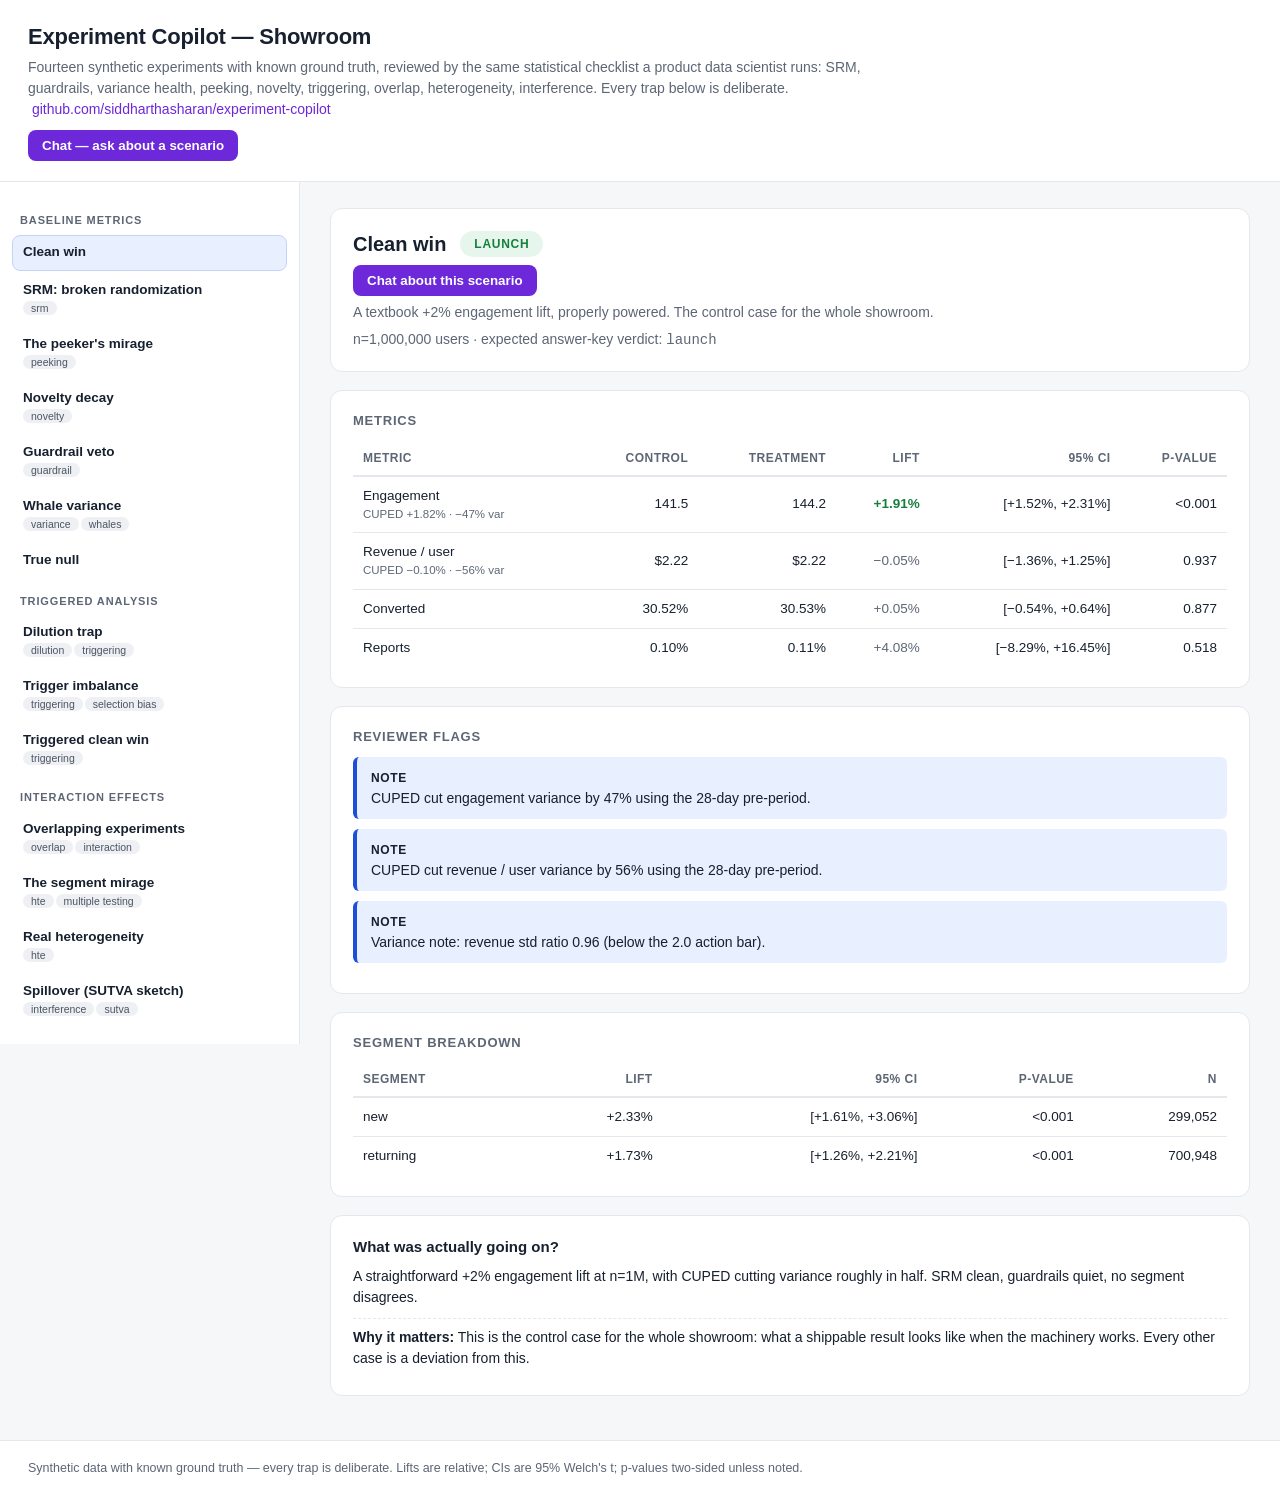
<file: docs/index.html>
<!DOCTYPE html>
<html lang="en">
<head>
<meta charset="utf-8">
<meta name="viewport" content="width=device-width, initial-scale=1">
<title>Experiment Copilot — Showroom</title>
<style>
:root{
  --bg:#f6f7f9; --card:#ffffff; --ink:#17202e; --muted:#5d6675; --line:#e4e7ec;
  --green:#15803d; --green-bg:#e7f6ec; --red:#b91c1c; --red-bg:#fdeaea;
  --amber:#b45309; --amber-bg:#fef3dc; --gray:#4b5563; --gray-bg:#eef0f3;
  --info:#1d4ed8; --info-bg:#e8effe; --accent:#6d28d9;
}
*{box-sizing:border-box}
body{margin:0;background:var(--bg);color:var(--ink);
  font-family:-apple-system,BlinkMacSystemFont,"Segoe UI",Roboto,Helvetica,Arial,sans-serif;
  font-size:14px;line-height:1.5}
header.top{background:#fff;border-bottom:1px solid var(--line);padding:20px 28px}
header.top h1{margin:0;font-size:22px;letter-spacing:-.01em}
header.top p{margin:4px 0 0;color:var(--muted);max-width:900px}
header.top a{color:var(--accent);text-decoration:none}
.layout{display:flex;max-width:1320px;margin:0 auto;align-items:flex-start}
aside{width:300px;flex:none;background:#fff;border-right:1px solid var(--line);
  min-height:calc(100vh - 140px);padding:16px 12px;position:sticky;top:0;
  max-height:calc(100vh - 0px);overflow-y:auto}
.track-label{font-size:11px;text-transform:uppercase;letter-spacing:.08em;
  color:var(--muted);margin:14px 8px 6px;font-weight:700}
.case-btn{display:block;width:100%;text-align:left;background:none;border:1px solid transparent;
  border-radius:8px;padding:8px 10px;margin:2px 0;cursor:pointer;color:var(--ink)}
.case-btn:hover{background:var(--bg)}
.case-btn.active{background:var(--info-bg);border-color:#c3d4fb}
.case-btn .t{font-weight:600;font-size:13.5px}
.case-btn .tags{margin-top:3px}
.tag{display:inline-block;font-size:10.5px;background:var(--gray-bg);color:var(--gray);
  border-radius:20px;padding:1px 8px;margin:1px 2px 1px 0}
main{flex:1;padding:26px 30px;min-width:0}
.card{background:var(--card);border:1px solid var(--line);border-radius:12px;
  padding:20px 22px;margin-bottom:18px}
.case-head{display:flex;align-items:center;gap:14px;flex-wrap:wrap;margin-bottom:4px}
.case-head h2{margin:0;font-size:20px}
.badge{font-size:12px;font-weight:700;letter-spacing:.06em;border-radius:20px;padding:4px 14px}
.badge.LAUNCH{background:var(--green-bg);color:var(--green)}
.badge.DONT_LAUNCH{background:var(--red-bg);color:var(--red)}
.badge.INCONCLUSIVE{background:var(--amber-bg);color:var(--amber)}
.badge.INVALID{background:var(--gray-bg);color:var(--gray)}
.desc{color:var(--muted);margin:6px 0 0}
table{width:100%;border-collapse:collapse;font-size:13.5px}
th{text-align:left;color:var(--muted);font-weight:600;font-size:12px;
  text-transform:uppercase;letter-spacing:.04em;padding:8px 10px;border-bottom:2px solid var(--line)}
td{padding:9px 10px;border-bottom:1px solid var(--line)}
td.num,th.num{text-align:right;font-variant-numeric:tabular-nums;white-space:nowrap}
tr:last-child td{border-bottom:none}
.lift-pos{color:var(--green);font-weight:600}
.lift-neg{color:var(--red);font-weight:600}
.lift-null{color:var(--muted)}
.flag{border-left:4px solid;border-radius:6px;padding:10px 14px;margin:10px 0;background:#fff}
.flag.warn{border-color:var(--amber);background:var(--amber-bg)}
.flag.veto{border-color:var(--red);background:var(--red-bg)}
.flag.info{border-color:var(--info);background:var(--info-bg)}
.flag .k{font-weight:700;font-size:12px;text-transform:uppercase;letter-spacing:.05em}
.segbar-row{display:flex;align-items:center;gap:10px;margin:7px 0;font-size:13px}
.segbar-name{width:170px;flex:none;overflow:hidden;text-overflow:ellipsis;white-space:nowrap}
.segbar-track{flex:1;height:14px;background:var(--gray-bg);border-radius:4px;position:relative}
.segbar-zero{position:absolute;left:50%;top:0;bottom:0;width:1px;background:#9aa1ad}
.segbar-fill{position:absolute;top:0;bottom:0;border-radius:4px}
.segbar-fill.pos{background:var(--green)}
.segbar-fill.neg{background:var(--red)}
.segbar-fill.survivor{outline:2px solid var(--accent);outline-offset:1px}
.segbar-val{width:120px;flex:none;text-align:right;font-variant-numeric:tabular-nums}
.reveal h3{margin:0 0 8px;font-size:15px}
.reveal p{margin:6px 0}
.reveal .why{border-top:1px dashed var(--line);padding-top:8px;margin-top:10px}
.kv{display:grid;grid-template-columns:220px 1fr;gap:4px 12px;font-size:13px;margin-top:8px}
.kv dt{color:var(--muted)}
.kv dd{margin:0;font-variant-numeric:tabular-nums}
footer{border-top:1px solid var(--line);padding:18px 28px;color:var(--muted);
  font-size:12.5px;background:#fff}
h3.sec{font-size:13px;text-transform:uppercase;letter-spacing:.06em;color:var(--muted);margin:0 0 10px}

.chat-open-btn{background:var(--accent);color:#fff;border:none;border-radius:8px;padding:8px 14px;cursor:pointer;font-weight:600}
body.chat-only .layout, body.chat-only footer{display:none}
#chatview{display:none;flex-direction:column;height:100vh;background:#fff}
body.chat-only #chatview{display:flex}
.chat-head{display:flex;align-items:center;gap:10px;flex-wrap:wrap;padding:14px 20px;border-bottom:1px solid var(--line)}
.chat-head strong{font-size:16px}
.chat-head .hint{color:var(--muted);font-size:12.5px}
.chat-head button{margin-left:auto;background:#fff;border:1px solid var(--line);border-radius:8px;padding:6px 12px;cursor:pointer}
.chat-head button + button{margin-left:0}
#chatlog{flex:1;overflow-y:auto;padding:20px;max-width:900px;width:100%;margin:0 auto}
.bubble{border:1px solid var(--line);border-radius:12px;padding:12px 16px;margin:10px 0;background:#fff}
.bubble.user{background:var(--info-bg);border-color:#c3d4fb;margin-left:60px}
.bubble.assistant{margin-right:60px}
.chips{display:flex;flex-wrap:wrap;gap:6px;margin:6px 0 14px}
.chips button{background:var(--bg);border:1px solid var(--line);border-radius:20px;padding:5px 12px;cursor:pointer}
.chat-input-row{border-top:1px solid var(--line);padding:12px 16px;display:flex;gap:8px}
.chat-input-row input{flex:1;border:1px solid var(--line);border-radius:8px;padding:10px 12px;font-size:14px}
.chat-input-row button{background:var(--accent);color:#fff;border:none;border-radius:8px;padding:10px 18px;cursor:pointer;font-weight:600}
@media(max-width:900px){.layout{flex-direction:column}aside{width:100%;position:static;max-height:none}}
</style>
</head>
<body>
<header class="top">
  <h1>Experiment Copilot — Showroom</h1>
  <p>Fourteen synthetic experiments with known ground truth, reviewed by the same statistical
  checklist a product data scientist runs: SRM, guardrails, variance health, peeking, novelty,
  triggering, overlap, heterogeneity, interference. Every trap below is deliberate.
  &nbsp;<a href="https://github.com/siddharthasharan/experiment-copilot">github.com/siddharthasharan/experiment-copilot</a></p>
  <div style="margin-top:10px"><button id="openchat" class="chat-open-btn">Chat &mdash; ask about a scenario</button></div>
</header>
<div class="layout">
  <aside id="sidebar"></aside>
  <main id="main"></main>
</div>
<div id="chatview">
  <div class="chat-head"><strong>Experiment Copilot chat &mdash; multi-turn assistant</strong>
  <span class="hint">Deterministic: answers come from the scorecard data and the methodology corpus, never invented.</span>
  <button id="chatnew">New chat</button><button id="chatback">Show scorecard</button></div>
  <div id="chatlog"></div>
  <div class="chat-input-row"><input id="chatq" placeholder="Ask about a scenario, e.g. Review the whale trap"><button id="chatsend">Send</button></div>
</div>
<footer>Synthetic data with known ground truth — every trap is deliberate. Lifts are relative;
CIs are 95% Welch's t; p-values two-sided unless noted.</footer>
<script>
"use strict";
const DATA = {"generated_at":"2026-10-30T20:31:41.651490+00:00","n_scenarios":14,"verdict_legend":{"LAUNCH":"Ship it \u2014 significant positive effect, no blockers.","DONT_LAUNCH":"Don't ship \u2014 no credible positive effect, or a guardrail veto.","INCONCLUSIVE":"Can't decide \u2014 a trap fired; investigate before any call.","INVALID":"Throw it out \u2014 randomization itself is broken."},"scenarios":[{"id":"clean_win","track":"baseline","title":"Clean win","description":"A textbook +2% engagement lift, properly powered. The control case for the whole showroom.","trap_tags":[],"verdict":"LAUNCH","expected_verdict_raw":"launch","verdict_match":true,"n_users":1000000,"metrics":[{"name":"engagement","display_name":"Engagement","unit":"number","control_mean":141.4715956740127,"treatment_mean":144.1790030850955,"lift_pct":1.9137462882099543,"ci_low_pct":1.5165801084314559,"ci_high_pct":2.310912467988453,"p_value":3.591910546918881e-21,"significant":true,"cuped_lift_pct":1.8244526003273154,"cuped_variance_reduction":0.46628660177225567},{"name":"revenue","display_name":"Revenue / user","unit":"currency","control_mean":2.223592147576725,"treatment_mean":2.2224228544683196,"lift_pct":-0.052585772515873486,"ci_low_pct":-1.356387581074976,"ci_high_pct":1.251216036043229,"p_value":0.9369923735664808,"significant":false,"cuped_lift_pct":-0.09680247336769011,"cuped_variance_reduction":0.5611046420386057},{"name":"converted","display_name":"Converted","unit":"rate","control_mean":0.3051910291534528,"treatment_mean":0.30533309046216917,"lift_pct":0.046548323884358735,"ci_low_pct":-0.544951172329546,"ci_high_pct":0.6380478200982636,"p_value":0.877420180006464,"significant":false},{"name":"reports","display_name":"Reports","unit":"rate","control_mean":0.0010231385173683758,"treatment_mean":0.0010648966429733836,"lift_pct":4.081375580738982,"ci_low_pct":-8.291635735944611,"ci_high_pct":16.454386897422577,"p_value":0.5179449136109123,"significant":false}],"flags":[{"severity":"info","text":"CUPED cut engagement variance by 47% using the 28-day pre-period."},{"severity":"info","text":"CUPED cut revenue / user variance by 56% using the 28-day pre-period."},{"severity":"info","text":"Variance note: revenue std ratio 0.96 (below the 2.0 action bar)."}],"segments":[{"segment":"new","lift_pct":2.334696391592015,"ci_low_pct":1.6076267126252246,"ci_high_pct":3.0617660705588055,"p_value":3.104665627542982e-10,"bh_survivor":null,"n":299052},{"segment":"returning","lift_pct":1.7343151964507402,"ci_low_pct":1.260153167733269,"ci_high_pct":2.208477225168211,"p_value":7.569892281860042e-13,"bh_survivor":null,"n":700948}],"details":{},"trap_reveal":{"what_happened":"A straightforward +2% engagement lift at n=1M, with CUPED cutting variance roughly in half. SRM clean, guardrails quiet, no segment disagrees.","why_it_matters":"This is the control case for the whole showroom: what a shippable result looks like when the machinery works. Every other case is a deviation from this."}},{"id":"srm_trap","track":"baseline","title":"SRM: broken randomization","description":"The split came out 55/45 instead of 50/50. Nothing downstream can be trusted.","trap_tags":["srm"],"verdict":"INVALID","expected_verdict_raw":"invalid","verdict_match":true,"n_users":1000000,"metrics":[{"name":"engagement","display_name":"Engagement","unit":"number","control_mean":141.61142906753636,"treatment_mean":144.37959284942386,"lift_pct":1.9547601490324067,"ci_low_pct":1.5575933192246534,"ci_high_pct":2.3519269788401598,"p_value":5.098493257351868e-22,"significant":true,"cuped_lift_pct":2.106017602472928,"cuped_variance_reduction":0.4655233332044172},{"name":"revenue","display_name":"Revenue / user","unit":"currency","control_mean":2.237147392337852,"treatment_mean":2.238024478751472,"lift_pct":0.03920557119409391,"ci_low_pct":-1.3542807933339607,"ci_high_pct":1.4326919357221481,"p_value":0.9560242163884458,"significant":false,"cuped_lift_pct":-0.09089041286435454,"cuped_variance_reduction":0.5258089524603704},{"name":"converted","display_name":"Converted","unit":"rate","control_mean":0.30584222222222224,"treatment_mean":0.30611818181818184,"lift_pct":0.09022939800610574,"ci_low_pct":-0.5033668367634886,"ci_high_pct":0.6838256327757,"p_value":0.7657611976894865,"significant":false},{"name":"reports","display_name":"Reports","unit":"rate","control_mean":0.0009711111111111111,"treatment_mean":0.0010436363636363636,"lift_pct":7.468275431662155,"ci_low_pct":-5.37827210117308,"ci_high_pct":20.31482296449739,"p_value":0.25452973010322616,"significant":false}],"flags":[{"severity":"veto","text":"SRM DETECTED (p=0, split 0.550 vs 0.500). Randomization is broken \u2014 do not trust any lift estimate."},{"severity":"info","text":"CUPED cut engagement variance by 47% using the 28-day pre-period."},{"severity":"info","text":"CUPED cut revenue / user variance by 53% using the 28-day pre-period."},{"severity":"veto","text":"GUARDRAIL BREACH: reports up +31.4% on treatment (paired daily t-test, one-sided p=4.31e-05). Safety regressions veto the launch regardless of the primary metric."},{"severity":"info","text":"Variance note: revenue std ratio 1.04 (below the 2.0 action bar)."}],"segments":[{"segment":"new","lift_pct":2.0558712338162657,"ci_low_pct":1.3317408794012224,"ci_high_pct":2.780001588231309,"p_value":2.6307967484584015e-08,"bh_survivor":null,"n":299588},{"segment":"returning","lift_pct":1.9116050025445357,"ci_low_pct":1.4366214551776264,"ci_high_pct":2.386588549911445,"p_value":3.0744904182900307e-15,"bh_survivor":null,"n":700412}],"details":{},"trap_reveal":{"what_happened":"The split came out 55/45 instead of 50/50 (\u03c7\u00b2 p\u22481e-111). Something broke upstream \u2014 assignment logging, bot traffic, or a triggered-analysis bug.","why_it_matters":"SRM invalidates everything downstream. No lift estimate, however significant, can be trusted until randomization is fixed. Check this first, always."}},{"id":"peeking_trap","track":"baseline","title":"The peeker's mirage","description":"Significant in the early cohort, gone in the full sample: interim looks without correction.","trap_tags":["peeking"],"verdict":"INCONCLUSIVE","expected_verdict_raw":"inconclusive","verdict_match":true,"n_users":1000000,"metrics":[{"name":"engagement","display_name":"Engagement","unit":"number","control_mean":141.61469849434914,"treatment_mean":141.147106446048,"lift_pct":-0.33018609881077177,"ci_low_pct":-0.7214985319178294,"ci_high_pct":0.0611263342962858,"p_value":0.09816787601209195,"significant":false,"cuped_lift_pct":-0.2739334468639305,"cuped_variance_reduction":0.46522950799334417},{"name":"revenue","display_name":"Revenue / user","unit":"currency","control_mean":2.235545272935787,"treatment_mean":2.2130552298542616,"lift_pct":-1.0060204708800524,"ci_low_pct":-2.3944917760304962,"ci_high_pct":0.3824508342703914,"p_value":0.15557926402811664,"significant":false,"cuped_lift_pct":0.22619596491692973,"cuped_variance_reduction":0.573304782070107},{"name":"converted","display_name":"Converted","unit":"rate","control_mean":0.3070682734138308,"treatment_mean":0.30481696030575245,"lift_pct":-0.7331636977827075,"ci_low_pct":-1.3214121479374608,"ci_high_pct":-0.14491524762795432,"p_value":0.014573786221838683,"significant":true},{"name":"reports","display_name":"Reports","unit":"rate","control_mean":0.0010625822950977135,"treatment_mean":0.0010234391553428721,"lift_pct":-3.6837748883479926,"ci_low_pct":-15.591710275401475,"ci_high_pct":8.22416049870549,"p_value":0.5442993254708902,"significant":false}],"flags":[{"severity":"info","text":"CUPED cut engagement variance by 47% using the 28-day pre-period."},{"severity":"info","text":"CUPED cut revenue / user variance by 57% using the 28-day pre-period."},{"severity":"info","text":"Variance note: revenue std ratio 0.96 (below the 2.0 action bar)."},{"severity":"warn","text":"PEEKING WARNING: the early-enrollee cohort looked significant (+3.3%, p=8.51e-16) but the full sample is not (p=0.0982). Interim looks without sequential correction invalidate the p-value."}],"segments":[{"segment":"new","lift_pct":-0.23194578167300217,"ci_low_pct":-0.9427697349692038,"ci_high_pct":0.47887817162319934,"p_value":0.5224659084192405,"bh_survivor":null,"n":299199},{"segment":"returning","lift_pct":-0.371970517998031,"ci_low_pct":-0.8406889350053145,"ci_high_pct":0.09674789900925244,"p_value":0.11984851717282108,"bh_survivor":null,"n":700801}],"details":{},"trap_reveal":{"what_happened":"Users enrolled in the first week showed a significant lift that washed out in the full 28-day sample. A daily peeker would have shipped it early.","why_it_matters":"Interim looks without sequential correction inflate the false-positive rate. This is what 'p<0.05' means after ten uncorrected peeks."}},{"id":"novelty_decay_trap","track":"baseline","title":"Novelty decay","description":"A hot launch window that fades \u2014 the headline average overstates steady state.","trap_tags":["novelty"],"verdict":"INCONCLUSIVE","expected_verdict_raw":"inconclusive","verdict_match":true,"n_users":1000000,"metrics":[{"name":"engagement","display_name":"Engagement","unit":"number","control_mean":141.49813565504172,"treatment_mean":143.5944565741519,"lift_pct":1.4815184026316814,"ci_low_pct":1.0871604422354255,"ci_high_pct":1.8758763630279376,"p_value":1.797250888163154e-13,"significant":true,"cuped_lift_pct":1.4563813988499,"cuped_variance_reduction":0.4655464028779196},{"name":"revenue","display_name":"Revenue / user","unit":"currency","control_mean":2.2248462198165053,"treatment_mean":2.21691138076869,"lift_pct":-0.35664662919802886,"ci_low_pct":-1.6908953385872987,"ci_high_pct":0.9776020801912408,"p_value":0.6003469092160922,"significant":false,"cuped_lift_pct":0.25034792459836597,"cuped_variance_reduction":0.5180035572467541},{"name":"converted","display_name":"Converted","unit":"rate","control_mean":0.3064680216580089,"treatment_mean":0.3062258218809351,"lift_pct":-0.07902937988879837,"ci_low_pct":-0.6686488902850387,"ci_high_pct":0.5105901305074421,"p_value":0.7927794126141353,"significant":false},{"name":"reports","display_name":"Reports","unit":"rate","control_mean":0.0009653763668670039,"treatment_mean":0.0009626218537175015,"lift_pct":-0.2853304932709063,"ci_low_pct":-12.886508881207071,"ci_high_pct":12.315847894665259,"p_value":0.9646016471900716,"significant":false}],"flags":[{"severity":"info","text":"CUPED cut engagement variance by 47% using the 28-day pre-period."},{"severity":"info","text":"CUPED cut revenue / user variance by 52% using the 28-day pre-period."},{"severity":"info","text":"Variance note: revenue std ratio 0.95 (below the 2.0 action bar)."},{"severity":"warn","text":"NOVELTY WARNING: lift was +2.9% for recently-enrolled users but +1.0% for the long-exposure cohort (heterogeneity p=0.00117). The headline average overstates steady state."}],"segments":[{"segment":"new","lift_pct":1.3490913612918605,"ci_low_pct":0.6269133198942299,"ci_high_pct":2.071269402689491,"p_value":0.0002508859342121442,"bh_survivor":null,"n":299570},{"segment":"returning","lift_pct":1.5382028544991597,"ci_low_pct":1.067464024157759,"ci_high_pct":2.0089416848405603,"p_value":1.509988200262543e-10,"bh_survivor":null,"n":700430}],"details":{},"trap_reveal":{"what_happened":"The lift was concentrated in recently-enrolled users still inside the novelty window; the long-exposure cohort showed ~null, and the early-vs-late difference is itself significant.","why_it_matters":"Novelty effects decay. Launching on the full-period average ships a transient \u2014 extend past the novelty window before deciding."}},{"id":"guardrail_violation_trap","track":"baseline","title":"Guardrail veto","description":"Engagement is up \u2014 but user reports are up ~35%. Safety vetoes the launch.","trap_tags":["guardrail"],"verdict":"DONT_LAUNCH","expected_verdict_raw":"don't launch","verdict_match":true,"n_users":1000000,"metrics":[{"name":"engagement","display_name":"Engagement","unit":"number","control_mean":141.3333631642082,"treatment_mean":144.21637509682222,"lift_pct":2.039866502903764,"ci_low_pct":1.6451495124972717,"ci_high_pct":2.4345834933102566,"p_value":4.121329439847146e-24,"significant":true,"cuped_lift_pct":1.920242361063596,"cuped_variance_reduction":0.46246474030177864},{"name":"revenue","display_name":"Revenue / user","unit":"currency","control_mean":2.2018677635838184,"treatment_mean":2.233521119049396,"lift_pct":1.4375684130121398,"ci_low_pct":0.11704450408223169,"ci_high_pct":2.7580923219420477,"p_value":0.03286858990198242,"significant":true,"cuped_lift_pct":1.2779256469862688,"cuped_variance_reduction":0.5078564272327619},{"name":"converted","display_name":"Converted","unit":"rate","control_mean":0.3061605563033467,"treatment_mean":0.3080101589132847,"lift_pct":0.6041283149830023,"ci_low_pct":0.013520265288704267,"ci_high_pct":1.1947363646773004,"p_value":0.044981052075982686,"significant":true},{"name":"reports","display_name":"Reports","unit":"rate","control_mean":0.0009106631465009366,"treatment_mean":0.001412072923051039,"lift_pct":55.05985154628047,"ci_low_pct":40.397239682586395,"ci_high_pct":69.72246340997454,"p_value":1.841847811212987e-13,"significant":true}],"flags":[{"severity":"info","text":"CUPED cut engagement variance by 46% using the 28-day pre-period."},{"severity":"info","text":"CUPED cut revenue / user variance by 51% using the 28-day pre-period."},{"severity":"veto","text":"GUARDRAIL BREACH: reports up +54.6% on treatment (paired daily t-test, one-sided p=7.54e-08). Safety regressions veto the launch regardless of the primary metric."},{"severity":"info","text":"Variance note: revenue std ratio 1.05 (below the 2.0 action bar)."}],"segments":[{"segment":"new","lift_pct":1.8827458359430373,"ci_low_pct":1.1635140213489998,"ci_high_pct":2.601977650537075,"p_value":2.889182013302187e-07,"bh_survivor":null,"n":299654},{"segment":"returning","lift_pct":2.1068653208782906,"ci_low_pct":1.6346933095073637,"ci_high_pct":2.579037332249218,"p_value":2.224776535323107e-18,"bh_survivor":null,"n":700346}],"details":{},"trap_reveal":{"what_happened":"Engagement rose significantly \u2014 but user reports rose ~35% on treatment (paired daily test, one-sided). The guardrail veto fired.","why_it_matters":"Safety regressions aren't tradable against primary-metric wins. This is the veto working as designed: don't launch, fix the harm."}},{"id":"whale_variance_trap","track":"baseline","title":"Whale variance","description":"A significant revenue 'win' driven entirely by 625 whale users. The mean is fragile.","trap_tags":["variance","whales"],"verdict":"INCONCLUSIVE","expected_verdict_raw":"inconclusive","verdict_match":true,"n_users":1000000,"metrics":[{"name":"engagement","display_name":"Engagement","unit":"number","control_mean":141.0112611175505,"treatment_mean":141.54738392224104,"lift_pct":0.38019857452633515,"ci_low_pct":-0.014047101210543417,"ci_high_pct":0.7744442502632136,"p_value":0.05874058114149083,"significant":false,"cuped_lift_pct":0.10198227156996591,"cuped_variance_reduction":0.46281740422212025},{"name":"revenue","display_name":"Revenue / user","unit":"currency","control_mean":2.2151162937096616,"treatment_mean":3.05090709431288,"lift_pct":37.73123799308601,"ci_low_pct":34.44226859298477,"ci_high_pct":41.02020739318727,"p_value":6.5122906646022895e-112,"significant":true,"cuped_lift_pct":37.243704436579954,"cuped_variance_reduction":0.2129502405521042},{"name":"converted","display_name":"Converted","unit":"rate","control_mean":0.3051982018634723,"treatment_mean":0.30703597923514936,"lift_pct":0.6021586498400067,"ci_low_pct":0.010211031546176,"ci_high_pct":1.1941062681338372,"p_value":0.046176858549845955,"significant":true},{"name":"reports","display_name":"Reports","unit":"rate","control_mean":0.0009179074116013075,"treatment_mean":0.0010258682457852583,"lift_pct":11.7616257173053,"ci_low_pct":-1.5445221185606612,"ci_high_pct":25.067773553171264,"p_value":0.08319170939709906,"significant":false}],"flags":[{"severity":"info","text":"CUPED cut engagement variance by 46% using the 28-day pre-period."},{"severity":"info","text":"CUPED cut revenue / user variance by 21% using the 28-day pre-period."},{"severity":"warn","text":"VARIANCE WARNING: treatment revenue std is 3.4x control's (0.62% of treatment beyond 5 SD). The mean is fragile \u2014 investigate whales/outliers before any launch decision."}],"segments":[{"segment":"new","lift_pct":0.02077833371515817,"ci_low_pct":-0.7005172904089003,"ci_high_pct":0.7420739578392167,"p_value":0.9549747358288548,"bh_survivor":null,"n":299809},{"segment":"returning","lift_pct":0.534730689001452,"ci_low_pct":0.06394812112655533,"ci_high_pct":1.0055132568763487,"p_value":0.026001311016409533,"bh_survivor":null,"n":700191}],"details":{},"trap_reveal":{"what_happened":"Revenue shows a significant lift, but 625 whale users ($400\u2013800 tier, 0.125% of the treatment arm) in treatment drive all of it \u2014 treatment std is ~3\u00d7 control's while the median user is untouched.","why_it_matters":"The mean is fragile: a handful of outliers, not a real effect. Same headline as a win, opposite decision. Heavy-tailed metrics need variance health checks, not just t-tests."}},{"id":"null_result","track":"baseline","title":"True null","description":"No effect. A well-powered no \u2014 not an underpowered maybe.","trap_tags":[],"verdict":"DONT_LAUNCH","expected_verdict_raw":"don't launch","verdict_match":true,"n_users":1000000,"metrics":[{"name":"engagement","display_name":"Engagement","unit":"number","control_mean":141.53742034464437,"treatment_mean":141.51565277718362,"lift_pct":-0.015379372753687408,"ci_low_pct":-0.4077300731400901,"ci_high_pct":0.3769713276327153,"p_value":0.9387613368744606,"significant":false,"cuped_lift_pct":-0.03598096329011014,"cuped_variance_reduction":0.4647953583952009},{"name":"revenue","display_name":"Revenue / user","unit":"currency","control_mean":2.213279188659221,"treatment_mean":2.228168085738107,"lift_pct":0.6727075894977974,"ci_low_pct":-0.6994375185067905,"ci_high_pct":2.0448526975023853,"p_value":0.3366063444601444,"significant":false,"cuped_lift_pct":0.2787050588933797,"cuped_variance_reduction":0.4950760930854182},{"name":"converted","display_name":"Converted","unit":"rate","control_mean":0.3062647569340052,"treatment_mean":0.3077260807612327,"lift_pct":0.4771439723776031,"ci_low_pct":-0.11321459757830743,"ci_high_pct":1.0675025423335138,"p_value":0.11317161879455143,"significant":false},{"name":"reports","display_name":"Reports","unit":"rate","control_mean":0.0010242164042989028,"treatment_mean":0.0009080350122335267,"lift_pct":-11.343441832969345,"ci_low_pct":-23.234560982844926,"ci_high_pct":0.5476773169062384,"p_value":0.061526495498280154,"significant":false}],"flags":[{"severity":"info","text":"CUPED cut engagement variance by 46% using the 28-day pre-period."},{"severity":"info","text":"CUPED cut revenue / user variance by 50% using the 28-day pre-period."},{"severity":"info","text":"Variance note: revenue std ratio 1.02 (below the 2.0 action bar)."}],"segments":[{"segment":"new","lift_pct":-0.2913569960622168,"ci_low_pct":-1.0070425498057576,"ci_high_pct":0.4243285576813238,"p_value":0.4249242720970616,"bh_survivor":null,"n":299698},{"segment":"returning","lift_pct":0.1030268261852439,"ci_low_pct":-0.36610723534274037,"ci_high_pct":0.5721608877132283,"p_value":0.6668832512381854,"bh_survivor":null,"n":700302}],"details":{},"trap_reveal":{"what_happened":"True lift is zero and the confidence interval sits tightly around null. This is a well-powered no, not an underpowered maybe.","why_it_matters":"Don't-launch is a decision too. A clean null closes the idea without burning another cycle \u2014 and without inventing a story about the data."}},{"id":"dilution_trap","track":"triggered","title":"Dilution trap","description":"A real +2.5% effect on triggered users that ITT can't see (\u03c4\u224815%).","trap_tags":["dilution","triggering"],"verdict":"LAUNCH","expected_verdict_raw":"launch","verdict_match":true,"n_users":1000000,"metrics":[{"name":"engagement_itt","display_name":"Engagement \u2014 ITT (all randomized)","unit":"number","control_mean":141.39489290585342,"treatment_mean":141.81710834764962,"lift_pct":0.2986072786075279,"ci_low_pct":-0.0938509696212133,"ci_high_pct":0.6910655268362691,"p_value":0.1358916006574798,"significant":false},{"name":"engagement_cace","display_name":"Engagement \u2014 CACE (triggered only)","unit":"number","control_mean":140.6614708908868,"treatment_mean":142.90449818490933,"lift_pct":1.594628066816171,"ci_low_pct":0.593053767024398,"ci_high_pct":2.5962023666079443,"p_value":0.0018056246150234098,"significant":true},{"name":"engagement_cace_cuped","display_name":"Engagement \u2014 CACE + CUPED","unit":"number","control_mean":140.57416895468066,"treatment_mean":142.9921096983225,"lift_pct":1.7200462656986177,"ci_low_pct":0.9856024042929916,"ci_high_pct":2.4544901271042434,"p_value":4.43145397915657e-06,"significant":true}],"flags":[{"severity":"info","text":"Trigger rates balanced (15.0% vs 15.0%, p=0.67) \u2014 triggered contrasts are valid."},{"severity":"info","text":"Dilution check: ITT +0.30% vs CACE +1.59% (\u03c4\u22480.15; ITT \u2248 \u03c4\u00d7CACE as theory predicts)."}],"segments":[],"details":{"trigger_rate_control":0.15044516612540595,"trigger_rate_treatment":0.15013860395296472,"triggered_n":150292},"trap_reveal":{"what_happened":"A true +2.5% lift exists on triggered users only (\u03c4\u224815%). ITT over everyone randomized is diluted to ~+0.4% and misses significance most of the time; the direct CACE contrast is significant.","why_it_matters":"Analyzing the wrong population buries real effects. ITT answers the rollout question ('what if we ship to everyone'), CACE answers the product question ('does it work where it applies') \u2014 know which you're asking."}},{"id":"trigger_imbalance_trap","track":"triggered","title":"Trigger imbalance","description":"Treatment changes who triggers \u2014 triggered-only analysis is selection-biased.","trap_tags":["triggering","selection bias"],"verdict":"INCONCLUSIVE","expected_verdict_raw":"inconclusive","verdict_match":true,"n_users":1000000,"metrics":[{"name":"engagement_itt","display_name":"Engagement \u2014 ITT (all randomized)","unit":"number","control_mean":141.70299534706663,"treatment_mean":142.39630274168647,"lift_pct":0.4892679882466495,"ci_low_pct":0.09584796879975328,"ci_high_pct":0.8826880076935458,"p_value":0.014790687079241973,"significant":true},{"name":"engagement_cace","display_name":"Engagement \u2014 CACE (triggered only)","unit":"number","control_mean":176.87923631414387,"treatment_mean":173.2443426851944,"lift_pct":-2.0550143163744603,"ci_low_pct":-2.8534348461662935,"ci_high_pct":-1.256593786582628,"p_value":4.546532396833547e-07,"significant":true},{"name":"engagement_cace_cuped","display_name":"Engagement \u2014 CACE + CUPED","unit":"number","control_mean":173.73681622947302,"treatment_mean":175.76661065993818,"lift_pct":1.1683156595802873,"ci_low_pct":0.564767084064614,"ci_high_pct":1.7718642350959608,"p_value":0.0001482749218005238,"significant":true}],"flags":[{"severity":"warn","text":"TRIGGER IMBALANCE: treatment shifted trigger rates (20.0% control vs 24.9% treatment, p=0). Triggered-only contrasts are selection-biased \u2014 fall back to ITT."},{"severity":"info","text":"Dilution check: ITT +0.49% vs CACE -2.06% (\u03c4\u22480.25; ITT \u2248 \u03c4\u00d7CACE as theory predicts)."}],"segments":[],"details":{"trigger_rate_control":0.20019975940800758,"trigger_rate_treatment":0.24902527782829303,"triggered_n":224632},"trap_reveal":{"what_happened":"Treatment itself boosted triggering by ~5pp, and triggering correlates with engagement. The triggered-only contrast is selection-biased \u2014 it even flips sign (\u22122.1% vs a true +2.0%).","why_it_matters":"Conditioning on a post-treatment variable breaks randomization. When the trigger-balance check fires, the triggered analysis is invalid \u2014 fall back to ITT."}},{"id":"triggered_clean_win","track":"triggered","title":"Triggered clean win","description":"Balanced triggering; CACE and ITT agree, dilution math exact.","trap_tags":["triggering"],"verdict":"LAUNCH","expected_verdict_raw":"launch","verdict_match":true,"n_users":1000000,"metrics":[{"name":"engagement_itt","display_name":"Engagement \u2014 ITT (all randomized)","unit":"number","control_mean":141.3658655421408,"treatment_mean":142.8389644499251,"lift_pct":1.0420471038994756,"ci_low_pct":0.6484138588301473,"ci_high_pct":1.4356803489688037,"p_value":2.1200367623495684e-07,"significant":true},{"name":"engagement_cace","display_name":"Engagement \u2014 CACE (triggered only)","unit":"number","control_mean":141.27068130777158,"treatment_mean":144.82358505189376,"lift_pct":2.514961852829065,"ci_low_pct":1.9544287732852907,"ci_high_pct":3.0754949323728393,"p_value":1.4495721153330451e-18,"significant":true},{"name":"engagement_cace_cuped","display_name":"Engagement \u2014 CACE + CUPED","unit":"number","control_mean":141.29442891761067,"treatment_mean":144.79990385887876,"lift_pct":2.4809718034333446,"ci_low_pct":2.0700126110959616,"ci_high_pct":2.8919309957707275,"p_value":2.681386834955713e-32,"significant":true}],"flags":[{"severity":"info","text":"Trigger rates balanced (50.1% vs 50.2%, p=0.49) \u2014 triggered contrasts are valid."},{"severity":"info","text":"Dilution check: ITT +1.04% vs CACE +2.51% (\u03c4\u22480.50; ITT \u2248 \u03c4\u00d7CACE as theory predicts)."}],"segments":[],"details":{"trigger_rate_control":0.5009586825819984,"trigger_rate_treatment":0.5016488260358625,"triggered_n":501304},"trap_reveal":{"what_happened":"Trigger rate 50%, balanced across arms. CACE is +2.5% and significant; ITT lands at \u2248 \u03c4\u00d7CACE, exactly as theory predicts.","why_it_matters":"The sanity case: when triggering is clean, both analyses agree and the dilution math is exact. This is what 'no trap' looks like under triggering."}},{"id":"overlap_trap","track":"interaction","title":"Overlapping experiments","description":"A concurrent experiment B flips A's effect: +2% vs \u22120.5%. The pooled average misleads.","trap_tags":["overlap","interaction"],"verdict":"INCONCLUSIVE","expected_verdict_raw":"inconclusive \u2014 flag overlap, report stratified","verdict_match":true,"n_users":1000000,"metrics":[{"name":"a_in_b0","display_name":"Engagement \u2014 A | B=control","unit":"number","control_mean":142.03439575215444,"treatment_mean":144.25565506839956,"lift_pct":1.5638883134484916,"ci_low_pct":1.0061969857778323,"ci_high_pct":2.121579641119151,"p_value":3.88293898671787e-08,"significant":true},{"name":"a_in_b1","display_name":"Engagement \u2014 A | B=treatment","unit":"number","control_mean":141.92077068720195,"treatment_mean":140.67103372656902,"lift_pct":-0.8805877776603901,"ci_low_pct":-1.4303006108491945,"ci_high_pct":-0.33087494447158583,"p_value":0.0016914009229311111,"significant":true},{"name":"a_pooled","display_name":"Engagement \u2014 pooled (misleading)","unit":"number","control_mean":141.97758208433126,"treatment_mean":142.4662933035565,"lift_pct":0.3442171729160516,"ci_low_pct":-0.04734488471931779,"ci_high_pct":0.7357792305514209,"p_value":0.08489222732885501,"significant":false}],"flags":[{"severity":"warn","text":"A\u00d7B interaction p=9.45e-10: A lifts +1.6% when B=control but -0.9% when B=treatment. The pooled +0.3% is misleading \u2014 report stratified, do not ship on the average."}],"segments":[],"details":{"interaction_p":9.45064027035869e-10,"interaction_lift_pp":-2.4444760911088816,"b_rate_in_a0":0.5000099920463311,"b_rate_in_a1":0.4991773451667527},"trap_reveal":{"what_happened":"A concurrent experiment B was running: A lifts engagement +2% when B=control but \u22120.5% when B=treatment. The pooled +0.75% average is significant on some seeds \u2014 and meaningless on all of them.","why_it_matters":"In a matrixed program no experiment runs alone. Ship the pooled average and you ship harm to half your users. Stratify, don't average."}},{"id":"hte_mirage_trap","track":"interaction","title":"The segment mirage","description":"One segment 'wins' at p<0.05 by chance across 12 segments \u2014 FDR says otherwise.","trap_tags":["hte","multiple testing"],"verdict":"LAUNCH","expected_verdict_raw":"no credible heterogeneity","verdict_match":true,"n_users":1000000,"metrics":[{"name":"engagement","display_name":"Engagement (overall)","unit":"number","control_mean":141.44061544339067,"treatment_mean":143.85662505442164,"lift_pct":1.708144158915896,"ci_low_pct":1.3122075992591427,"ci_high_pct":2.104080718572649,"p_value":2.7787714041999135e-17,"significant":true}],"flags":[{"severity":"info","text":"BH-FDR (q=0.10) rejected every nominal segment hit \u2014 the 'winning segment' was multiple-testing noise."}],"segments":[{"segment":"BR|android","lift_pct":0.8749581017994529,"ci_low_pct":-0.9429324253348597,"ci_high_pct":2.6928486289337656,"p_value":0.35947717956593084,"bh_survivor":false,"n":47440},{"segment":"BR|ios","lift_pct":1.428499951933257,"ci_low_pct":-0.34763285152407486,"ci_high_pct":3.2046327553905893,"p_value":0.7547283217933711,"bh_survivor":false,"n":47228},{"segment":"BR|web","lift_pct":-0.31490201381068617,"ci_low_pct":-4.0749518693739555,"ci_high_pct":3.4451478417525836,"p_value":0.2898153425139465,"bh_survivor":false,"n":10544},{"segment":"IN|android","lift_pct":1.810029723155547,"ci_low_pct":0.39491665900427914,"ci_high_pct":3.2251427873068144,"p_value":0.8789753932396862,"bh_survivor":false,"n":78829},{"segment":"IN|ios","lift_pct":3.600004739351042,"ci_low_pct":2.161415608885117,"ci_high_pct":5.0385938698169666,"p_value":0.007225720273870362,"bh_survivor":true,"n":78655},{"segment":"IN|web","lift_pct":1.7921069713886997,"ci_low_pct":-1.147052670541386,"ci_high_pct":4.731266613318786,"p_value":0.9529754468334823,"bh_survivor":false,"n":17443},{"segment":"US|android","lift_pct":0.9329965942285275,"ci_low_pct":-0.17206652234066838,"ci_high_pct":2.038059710797723,"p_value":0.1427516667209705,"bh_survivor":false,"n":126111},{"segment":"US|ios","lift_pct":1.967476463581888,"ci_low_pct":0.8497462210744584,"ci_high_pct":3.085206706089318,"p_value":0.6219128874448971,"bh_survivor":false,"n":125795},{"segment":"US|web","lift_pct":0.7479744235508093,"ci_low_pct":-1.6347993731128396,"ci_high_pct":3.1307482202144583,"p_value":0.4249377989697787,"bh_survivor":false,"n":28082},{"segment":"new","lift_pct":1.6352907220010136,"ci_low_pct":0.9135457155900528,"ci_high_pct":2.357035728411974,"p_value":0.8221986539024426,"bh_survivor":false,"n":300077},{"segment":"other|android","lift_pct":3.433792278898893,"ci_low_pct":1.8436367298483876,"ci_high_pct":5.0239478279493985,"p_value":0.027749385430530626,"bh_survivor":false,"n":62962},{"segment":"other|ios","lift_pct":0.6437816385864514,"ci_low_pct":-0.9473085692012554,"ci_high_pct":2.2348718463741584,"p_value":0.17731840013395428,"bh_survivor":false,"n":62979},{"segment":"other|web","lift_pct":1.245237853479876,"ci_low_pct":-2.1516494071473105,"ci_high_pct":4.6421251141070625,"p_value":0.7896221256534244,"bh_survivor":false,"n":13855}],"details":{"cochran_q_p":0.12332360289298383,"n_bh_survivors":1},"trap_reveal":{"what_happened":"The true effect is a homogeneous +2% across 12 segments. One segment hit nominal p<0.05 by pure chance \u2014 Benjamini-Hochberg rejected it, and Cochran's Q stayed quiet.","why_it_matters":"With 12 segments, a 'winning segment' appears ~half the time under the null. FDR control is what separates discovery from noise. Never ship a segment story without it."}},{"id":"hte_real","track":"interaction","title":"Real heterogeneity","description":"New users truly respond +4% vs +1% elsewhere \u2014 and it survives FDR.","trap_tags":["hte"],"verdict":"LAUNCH","expected_verdict_raw":"credible heterogeneity \u2014 decide per segment","verdict_match":true,"n_users":1000000,"metrics":[{"name":"engagement","display_name":"Engagement (overall)","unit":"number","control_mean":141.50844519932207,"treatment_mean":143.62229409773238,"lift_pct":1.4937969924217904,"ci_low_pct":1.098751751389882,"ci_high_pct":1.888842233453699,"p_value":1.2518171174955173e-13,"significant":true}],"flags":[{"severity":"warn","text":"Cochran's Q=53.4 on 12 df (p=3.49e-07): lifts differ across segments \u2014 decide per segment, not on the average."},{"severity":"warn","text":"Credible heterogeneity: US|web, new, other|web survive BH-FDR \u2014 decide per segment, not on the average."}],"segments":[{"segment":"BR|android","lift_pct":0.8200928504977919,"ci_low_pct":-0.982417955730356,"ci_high_pct":2.6226036567259396,"p_value":0.4671507299225379,"bh_survivor":false,"n":47289},{"segment":"BR|ios","lift_pct":0.9860264480583922,"ci_low_pct":-0.8581006991990849,"ci_high_pct":2.830153595315869,"p_value":0.59655134050506,"bh_survivor":false,"n":47122},{"segment":"BR|web","lift_pct":-0.8325379189077797,"ci_low_pct":-4.658262429224187,"ci_high_pct":2.9931865914086275,"p_value":0.2351154293035298,"bh_survivor":false,"n":10706},{"segment":"IN|android","lift_pct":1.1972521393238316,"ci_low_pct":-0.21748678435005758,"ci_high_pct":2.6119910629977205,"p_value":0.6912349491176544,"bh_survivor":false,"n":78103},{"segment":"IN|ios","lift_pct":0.3104388946755948,"ci_low_pct":-1.0887687362214966,"ci_high_pct":1.709646525572686,"p_value":0.08972188333039255,"bh_survivor":false,"n":78462},{"segment":"IN|web","lift_pct":1.4809216971836159,"ci_low_pct":-1.4916448362665469,"ci_high_pct":4.453488230633779,"p_value":0.9955512028061562,"bh_survivor":false,"n":17438},{"segment":"US|android","lift_pct":1.380527705737612,"ci_low_pct":0.26207271156088896,"ci_high_pct":2.498982699914335,"p_value":0.8631640041791515,"bh_survivor":false,"n":126342},{"segment":"US|ios","lift_pct":0.5618851746996464,"ci_low_pct":-0.5378680412795869,"ci_high_pct":1.6616383906788794,"p_value":0.08203490411201342,"bh_survivor":false,"n":126088},{"segment":"US|web","lift_pct":-2.5221467176479844,"ci_low_pct":-4.8540764411003146,"ci_high_pct":-0.19021699419565313,"p_value":0.0006573527457831574,"bh_survivor":true,"n":27837},{"segment":"new","lift_pct":3.416258126049876,"ci_low_pct":2.6896011477894666,"ci_high_pct":4.142915104310284,"p_value":4.2141512501814304e-10,"bh_survivor":true,"n":300563},{"segment":"other|android","lift_pct":0.5729745922567867,"ci_low_pct":-0.9774009795772612,"ci_high_pct":2.1233501640908345,"p_value":0.2395787555934945,"bh_survivor":false,"n":63170},{"segment":"other|ios","lift_pct":1.096620797948035,"ci_low_pct":-0.47325360038219627,"ci_high_pct":2.6664951962782664,"p_value":0.6277216641701473,"bh_survivor":false,"n":62872},{"segment":"other|web","lift_pct":-2.491613367647881,"ci_low_pct":-5.802386577209816,"ci_high_pct":0.8191598419140538,"p_value":0.018094202667948922,"bh_survivor":true,"n":14008}],"details":{"cochran_q_p":3.4940303350605717e-07,"n_bh_survivors":3},"trap_reveal":{"what_happened":"New users truly respond +4% while everyone else sees +1% \u2014 and the 'new' cell survives BH-FDR. The overall +2% is real; the average just hides the story.","why_it_matters":"Credible heterogeneity changes the rollout: ship to everyone, but expect \u2014 and separately measure \u2014 different returns by segment. This is what a real segment win looks like."}},{"id":"interference_sketch","track":"interaction","title":"Spillover (SUTVA sketch)","description":"Outcomes leak across cluster-mates; naive SEs understate uncertainty ~1.3\u00d7.","trap_tags":["interference","sutva"],"verdict":"INCONCLUSIVE","expected_verdict_raw":"SUTVA risk flagged \u2014 treat SEs as understated","verdict_match":true,"n_users":1000000,"metrics":[{"name":"engagement","display_name":"Engagement","unit":"number","control_mean":141.00221353849517,"treatment_mean":144.2921696917751,"lift_pct":2.3332656067712882,"ci_low_pct":1.9364225601621907,"ci_high_pct":2.7301086533803858,"p_value":1.0059859171028222e-30,"significant":true}],"flags":[{"severity":"warn","text":"cluster-robust SE is 1.29x the naive i.i.d. SE: outcomes are correlated within clusters \u2014 SUTVA is at risk and the naive p-value overstates precision."}],"segments":[],"details":{"naive_se":0.2854934104822757,"cluster_se":0.36773926287006825,"se_ratio":1.2880831899022012,"n_clusters":2000},"trap_reveal":{"what_happened":"Users sit in 2,000 clusters and outcomes spill over onto cluster-mates. The naive i.i.d. SE understates uncertainty by ~1.3\u00d7; the cluster-robust SE is wider and the SUTVA flag fires.","why_it_matters":"SUTVA violations are invisible to standard tests \u2014 the p-value looks fine while the precision is a lie. On social surfaces, always ask who else the treatment touched."}}]};
const CORPUS = [{"id":"srm","title":"Sample Ratio Mismatch (SRM)","summary":"Sample Ratio Mismatch means the observed split between control and treatment differs significantly from the designed allocation (for example 48/52 instead of 50/50). It is detected with a chi-square goodness-of-fit test on the arm counts. SRM does not bias the point estimate by itself, but it is a smoke alarm: it signals something broken upstream \u2014 sticky bucketing bugs, bot traffic filtered unevenly, triggered-analysis joins dropping users asymmetrically, or an overlapping launch interfering with assignment. Rule of thumb: any SRM with p < 0.001 deserves investigation before reading any metric. A single SRM check at 50/50 has a 0.1% false-positive rate, so repeated SRM hits across many segments usually mean a real bug, not bad luck.","key_points":["Detect with a chi-square goodness-of-fit test of observed arm counts against the designed ratio","SRM is a smoke alarm, not a bias per se \u2014 it signals broken randomization machinery upstream","Common root causes, in rough likelihood order: bucketing/assignment bugs, bot traffic, triggered-analysis joins, overlapping launches","Investigate at p < 0.001 before reading any metric; do not ship on an SRM-positive readout"],"interview_angle":"The classic 'you see 51/49, what do you do?' Interviewers want: run the chi-square test, refuse to read metrics until it is resolved, and enumerate root causes in likelihood order. Bonus: explain why SRM invalidates the readout even though the point estimate looks fine.","citations":["Fabijan, A. et al. (2019). Diagnosing Sample Ratio Mismatch in Online Controlled Experiments: A Taxonomy and Rules of Thumb for Practitioners. KDD.","Kohavi, R., Tang, D., Xu, Y. (2020). Trustworthy Online Controlled Experiments. Cambridge University Press, Ch. 3."],"related_scenarios":["srm_trap"],"keywords":["sample ratio mismatch","srm","chi-square","chi square","randomization","allocation","bucketing","split","arm counts","designed ratio","design","experiment design"]},{"id":"peeking","title":"Peeking and sequential testing","summary":"Peeking means checking results repeatedly and stopping the moment p < 0.05. Under the null, a fixed-horizon test rejects 5% of the time; peek 10 times and the real false-positive rate climbs toward 15-20%. A p-value is only valid for a pre-committed sample size and analysis plan. Fixes: pre-commit the runtime via power analysis, use sequential methods such as always-valid p-values / confidence sequences, or apply alpha-spending corrections. In practice the cheapest defense is process: agree the runtime and the decision rule before launch, and treat interim looks as diagnostic, never decisive.","key_points":["Repeated interim testing inflates the Type I error rate well above the nominal alpha","p-values assume a fixed horizon and a pre-committed analysis; peeking voids the guarantee","Remedies: pre-committed runtime, sequential methods (always-valid inference), alpha spending","Process fix: agree runtime and decision rule before launch; interim looks are diagnostic only"],"interview_angle":"The canonical 'why not stop when it first goes significant?' They want the Type I inflation mechanism stated quantitatively, plus the process fix (pre-committed runtime). Mentioning always-valid p-values signals senior-level depth.","citations":["Johari, R., Pekelis, L., Walsh, D. (2017). Always Valid Inference: Bringing Sequential Analysis to A/B Testing. arXiv:1512.04922.","Kohavi, R., Tang, D., Xu, Y. (2020). Trustworthy Online Controlled Experiments. Cambridge University Press."],"related_scenarios":["peeking_trap"],"keywords":["peeking","peeker","mirage","sequential testing","interim analysis","always-valid","alpha spending","early stopping","early enrollees","p-value","stop when significant","repeated testing"]},{"id":"novelty","title":"Novelty and primacy effects","summary":"Novelty effects: users react to change itself, not the feature \u2014 clicking a new button because it is new. Primacy is the mirror image for altered or removed familiar elements. Both decay over days to weeks, so short experiments overstate the effect. Diagnosis: split results by enrollment cohort or by days since exposure; a treatment effect concentrated in early cohorts that fades with tenure is novelty, not product value. Remedy: run long enough for the effect to stabilize, or model the decay explicitly. For launch decisions, the steady-state effect is what matters, not the week-one spike.","key_points":["Novelty is a reaction to change itself; primacy is its mirror image for altered familiar elements","Effects decay over days to weeks, so short experiments overstate them","Diagnose with enrollment-cohort or days-since-exposure splits; fading early-cohort effects spell novelty","Launch on the steady-state effect: run longer or model the decay"],"interview_angle":"'Treatment wins in week 1 but fades by week 3 \u2014 ship it?' They want: novelty vs real effect distinguished by cohort splits, and the discipline not to ship a week-one spike.","citations":["Hohnhold, H., O'Brien, D., Tang, D. (2015). Focusing on the Long-term: It's Good for Users and Business. KDD.","Kohavi, R., Tang, D., Xu, Y. (2020). Trustworthy Online Controlled Experiments. Cambridge University Press."],"related_scenarios":["novelty_decay_trap"],"keywords":["novelty","primacy","novelty effect","decay","cohort","early adopters","steady state","days since exposure","fades"]},{"id":"variance","title":"Variance health and outliers (whales)","summary":"A handful of extreme users ('whales') can dominate a mean: revenue per user is typically heavy-tailed, so a few $500+ purchasers can manufacture a 'significant' lift that vanishes if they are removed. Diagnosis: compare means against medians, check the standard-deviation ratio between arms (a ratio above ~2 alongside a headline lift is a red flag), and run winsorized or trimmed means as a sensitivity check. CUPED and other variance-reduction methods do not fix whale problems \u2014 they assume well-behaved residuals. The honest answer is often 'inconclusive': the experiment cannot distinguish a real lift from whale luck at this sample size.","key_points":["Heavy-tailed metrics let a few extreme users manufacture a significant-looking mean lift","Diagnose with median vs mean, the between-arm std-deviation ratio (above ~2 is a red flag), and winsorized sensitivity checks","CUPED does not fix whale-dominated metrics; it assumes well-behaved residuals","The honest verdict is often inconclusive rather than a false win"],"interview_angle":"'Revenue is up 30%, p < 0.01 \u2014 ship?' They want you to distrust it on sight: check the tail, the std ratio, and medians before celebrating. Saying 'inconclusive' when appropriate signals judgment.","citations":["Kohavi, R., Tang, D., Xu, Y. (2020). Trustworthy Online Controlled Experiments. Cambridge University Press (variance and metric sensitivity).","Deng, A., Hu, Y., Lu, Y., Litz, D. (2013). Improving the Sensitivity of Online Controlled Experiments by Utilizing Pre-Experiment Data. WSDM (limits of regression adjustment on heavy tails)."],"related_scenarios":["whale_variance_trap"],"keywords":["whale","outlier","variance","heavy-tailed","heavy tailed","winsorize","median","std ratio","standard deviation ratio","sensitivity","extreme users"]},{"id":"cuped","title":"CUPED and variance reduction","summary":"CUPED (Controlled-experiment Using Pre-Experiment Data) regresses the experiment metric on pre-period covariates \u2014 typically the same metric measured before randomization \u2014 and analyzes the residuals instead of the raw metric. Because pre-period behavior predicts in-period behavior (R-squared around 0.5 is common for engagement), it cuts variance roughly in half, which is equivalent to doubling the sample size. Requirements: covariates must be measured before treatment assignment, otherwise post-treatment bias creeps in, and the treatment must not change the covariate-outcome relationship. It fails on whale-dominated metrics (heavy tails break the regression) and on brand-new users with no pre-period.","key_points":["Regress the metric on pre-experiment covariates and analyze the residuals","Typical ~50% variance reduction is equivalent to doubling the sample size","Covariates must be pre-treatment; never condition on anything the treatment could affect","Breaks on heavy-tailed metrics and on new users without pre-period data"],"interview_angle":"'How do you make experiments more sensitive without more traffic?' CUPED is the expected answer, with the pre-treatment caveat stated unprompted. Know the ~50% variance-reduction rule of thumb.","citations":["Deng, A., Hu, Y., Lu, Y., Litz, D. (2013). Improving the Sensitivity of Online Controlled Experiments by Utilizing Pre-Experiment Data. WSDM."],"related_scenarios":["clean_win","whale_variance_trap"],"keywords":["cuped","variance reduction","pre-period","pre period","covariate","regression adjustment","sensitivity","pre-experiment data","residuals"]},{"id":"guardrails","title":"Guardrail metrics and launch vetoes","summary":"Guardrail metrics are the 'do no harm' constraints on a launch: trust and safety reports, retention, latency, revenue cannibalization. The launch rule is conjunctive \u2014 the primary metric must win AND no guardrail may regress beyond its veto threshold. Guardrails are usually rare events (report rates near 0.1%), so they need far larger samples than the primary metric to be powered; an underpowered guardrail that 'looks fine' is not evidence of safety. Pre-commit veto thresholds (for example, 'block launch if reports rise more than 10% with p < 0.01') before the experiment reads out, or every launch review becomes a negotiation.","key_points":["Launch rule is conjunctive: primary wins AND no guardrail regresses past its veto threshold","Rare-event guardrails need much larger samples than the primary metric; 'looks fine' underpowered is not evidence of safety","Pre-commit veto thresholds before readout to avoid negotiation at decision time","A guardrail veto means do not launch, even with a significant primary win"],"interview_angle":"'Primary wins but reports are up 25%, p = 0.2 \u2014 ship?' They want the veto: underpowered guardrail movement still blocks launch when thresholds were pre-committed. This tests judgment over statistical cleverness.","citations":["Kohavi, R., Tang, D., Xu, Y. (2020). Trustworthy Online Controlled Experiments. Cambridge University Press (guardrail metrics)."],"related_scenarios":["guardrail_violation_trap"],"keywords":["guardrail","veto","do no harm","trust and safety","reports","rare events","launch decision","primary metric","constraints","launch veto","design","experiment design"]},{"id":"triggering","title":"Triggering: ITT vs CACE and dilution","summary":"Many treatments only affect users who trigger them \u2014 they see the feature, hit the paywall, open the surface. The intent-to-treat (ITT) effect averages over everyone randomized, so with a 30% trigger rate a true +2% effect on triggerers shows up as roughly +0.6% overall: diluted, often insignificant. The conditional average treatment effect (CACE) \u2014 the effect on triggerers, estimated by analyzing triggered users directly \u2014 restores power but changes the estimand. Report both: ITT for the business impact of launching, CACE for the product judgment of whether the feature works. And never trust a triggered comparison without checking trigger balance first.","key_points":["ITT averages over all randomized users, so low trigger rates dilute the true effect (ITT is roughly trigger-rate times CACE)","CACE, estimated on triggered users directly, restores power for the 'does the feature work' question","Report both: ITT for launch business impact, CACE for product judgment","Always check trigger balance across arms before trusting a triggered estimate"],"interview_angle":"'Only 20% of users ever saw the feature and the result is null \u2014 now what?' They want the ITT vs CACE distinction and the dilution arithmetic, not a bigger sample.","citations":["Kohavi, R., Tang, D., Xu, Y. (2020). Trustworthy Online Controlled Experiments. Cambridge University Press (triggered analysis)."],"related_scenarios":["dilution_trap","triggered_clean_win"],"keywords":["triggering","trigger rate","ITT","intent-to-treat","intent to treat","CACE","dilution","diluted","conditional average treatment effect","triggered analysis","triggered users"]},{"id":"trigger_imbalance","title":"Trigger imbalance and selection bias","summary":"If the trigger itself is affected by treatment \u2014 or if the triggered-analysis join drops users asymmetrically \u2014 the triggered subset is no longer randomized: it is a self-selected sample, and the naive triggered comparison is biased, sometimes badly enough to flip the sign of the estimate. The balance check (an SRM-style test on trigger rates by arm) is the gate: if trigger rates differ significantly, do not trust the triggered estimate. CUPED can partially debias selection on observables, but the honest verdict is inconclusive \u2014 you cannot recover the causal effect from a broken randomization without strong assumptions.","key_points":["Treatment-affected triggers (or asymmetric joins) turn the triggered subset into a self-selected sample","The balance check on trigger rates by arm is the gate; a failed check invalidates the naive estimate","Selection bias can flip the sign of the estimated effect","CUPED only partially debiases selection on observables; the honest verdict is inconclusive"],"interview_angle":"'Triggered users show a win but trigger rates differ by arm \u2014 trust it?' They want an immediate no, the selection-bias mechanism, and the balance check named as the diagnostic you run first.","citations":["Kohavi, R., Tang, D., Xu, Y. (2020). Trustworthy Online Controlled Experiments. Cambridge University Press (triggered analysis and selection bias)."],"related_scenarios":["trigger_imbalance_trap"],"keywords":["trigger imbalance","selection bias","balance check","self-selection","triggered","sign flip","trigger rates differ","asymmetric"]},{"id":"overlap","title":"Overlapping experiments and interactions","summary":"In a mature experimentation program users sit in many experiments at once. If two experiments interact \u2014 both change the checkout flow, for example \u2014 the measured effect of each is contaminated by the other. Diagnosis: test the interaction term (exposure to experiment B crossed with treatment in A); a significant interaction means the effects do not add up and neither readout stands alone. Mitigation: mutual exclusion for conflicting tests, or factorial and stratified designs when the interaction itself is the question. As a rule, assume overlap exists and check; 'no other experiments were running' is a claim that needs evidence, not an assumption.","key_points":["Concurrent experiments can interact, contaminating each readout","Test the interaction term explicitly; a significant interaction means effects are not additive","Mitigate with mutual exclusion for conflicting tests or factorial designs when interaction is of interest","'No overlap' needs evidence \u2014 check the experiment calendar and exposure logs"],"interview_angle":"'Two teams ran checkout tests the same week \u2014 can you trust either readout?' They want interaction testing proposed concretely, not hand-waving about randomization washing it out.","citations":["Kohavi, R. et al. (2013). Online Controlled Experiments at Large Scale: The A/B Testing Revolution at Booking.com. KDD (overlapping experiment infrastructure).","Kohavi, R., Tang, D., Xu, Y. (2020). Trustworthy Online Controlled Experiments. Cambridge University Press."],"related_scenarios":["overlap_trap"],"keywords":["overlapping experiments","overlap","interaction","mutual exclusion","factorial","concurrent tests","contamination","interaction term"]},{"id":"hte","title":"Heterogeneous treatment effects and multiple testing","summary":"Cutting results by 20 segments and celebrating the significant ones is multiple testing: at alpha = 0.05 you expect about one false positive per 20 cuts. The Benjamini-Hochberg FDR procedure controls the false discovery rate and is the standard first line of defense; pre-registered segments with a clear hypothesis deserve more trust than data-mined ones. Genuine heterogeneity \u2014 a segment that survives FDR with a plausible mechanism \u2014 is valuable: it tells you who the feature is for. The discipline: decide segments before readout, correct for multiplicity, and demand a story, not just a p-value.","key_points":["20 segment cuts at alpha = 0.05 yield roughly one false positive by chance alone","Benjamini-Hochberg FDR control is the standard correction for exploratory segment analysis","Pre-register segments and hypotheses before readout; data-mined segments get less trust","Real HTE needs both FDR survival and a plausible mechanism"],"interview_angle":"'One segment is significant \u2014 ship to them?' They want the multiple-testing correction before any celebration, then a mechanism. This separates analysts who pattern-match from those who reason.","citations":["Benjamini, Y., Hochberg, Y. (1995). Controlling the False Discovery Rate: A Practical and Powerful Approach to Multiple Testing. JRSS-B."],"related_scenarios":["hte_mirage_trap","hte_real"],"keywords":["heterogeneous treatment effects","HTE","multiple testing","FDR","false discovery rate","Benjamini-Hochberg","segments","subgroup","segment analysis"]},{"id":"interference","title":"Interference and SUTVA violations","summary":"SUTVA \u2014 the stable unit treatment value assumption \u2014 says one user's treatment does not affect another user's outcomes. Social products, marketplaces, and shared resources violate it routinely: treated users invite control users, drivers serve both arms, viewers share the same feed inventory. Naive estimates then mix direct effects with spillover. Diagnosis: compare cluster-robust standard errors against naive standard errors \u2014 a large ratio signals dependence between units. Design fixes: cluster randomization (randomize communities or markets, not users) and graph-cluster methods. Analysis is harder than design: if you suspect interference, say so and bound it rather than reporting a contaminated point estimate.","key_points":["SUTVA requires no spillover between units; social and marketplace products violate it structurally","Cluster-robust vs naive standard errors diagnose dependence between units","Design fix: cluster randomization and graph-cluster methods","When interference is suspected, bound the effect and disclose it rather than reporting a contaminated estimate"],"interview_angle":"'Your social feature lets treated users invite controls \u2014 is the readout valid?' They want SUTVA named explicitly and cluster randomization proposed, with honesty about what cannot be salvaged analytically.","citations":["Ugander, J., Karrer, B., Backstrom, L., Kleinberg, J. (2013). Graph Cluster Randomization: Network Exposure to Multiple Universes from Single Experiment. KDD.","Eckles, D., Karrer, B., Ugander, J. (2017). Design and Analysis of Experiments in Networks: Reducing Bias from Interference. JCGS."],"related_scenarios":["interference_sketch"],"keywords":["interference","SUTVA","spillover","network effects","cluster randomization","clustered standard errors","stable unit treatment value"]},{"id":"power","title":"Power, MDE, and sample size","summary":"Power is the probability of detecting a real effect of a given size; the minimum detectable effect (MDE) is the smallest lift you can reliably see at your traffic. Required sample size scales with variance divided by squared MDE \u2014 halving the MDE quadruples the sample you need. Practical consequences: choose the MDE from business relevance (1-2% for mature products, not 5%), run the power calculation before launch, and never 'extend a week to get significance' without a sequential plan. An insignificant result with a wide confidence interval means 'we don't know,' not 'no effect' \u2014 the confidence interval tells you which effect sizes are still consistent with the data.","key_points":["Sample size scales as variance over MDE squared: halving MDE quadruples required n","Choose MDE from business relevance (1-2% for mature products), not from wishful thinking","Power the experiment before launch; pre-commit the runtime","A wide confidence interval around a null result means 'we don't know' \u2014 read the interval, not just the p-value"],"interview_angle":"'How long should this run?' They want a power calculation walked through out loud: MDE choice, variance assumption, and the discipline not to extend on a whim. The 1-2% MDE realism check matters.","citations":["Kohavi, R., Tang, D., Xu, Y. (2020). Trustworthy Online Controlled Experiments. Cambridge University Press (power and sample size).","Cohen, J. (1988). Statistical Power Analysis for the Behavioral Sciences. (standard reference)"],"related_scenarios":["clean_win","null_result"],"keywords":["power","MDE","minimum detectable effect","sample size","confidence interval","type II error","how long","runtime","underpowered","design","experiment design"]},{"id":"ratio_metrics","title":"Ratio metrics and their uncertainty","summary":"Ratio metrics (revenue per user, orders per session) have trickier uncertainty than simple means: numerator and denominator both vary, and user-level ratios are undefined for zero-denominator users. The delta method gives asymptotically valid standard errors; in practice most teams bootstrap or use the standard linearization. Watch for two traps: denominator shifts (treatment changes who is active, moving the ratio without moving the numerator) and heavy-tailed numerators (see whales). When the denominator itself is affected by treatment, analyze the numerator and denominator separately alongside the ratio.","key_points":["Use the delta method or bootstrap for standard errors of ratios; naive per-user averaging mishandles zero denominators","Denominator shifts can move a ratio spuriously even when the numerator is unchanged","When treatment affects the denominator, analyze numerator and denominator separately too","Heavy-tailed numerators bring all the whale problems with them"],"interview_angle":"'Orders per active user is up \u2014 but active users also changed. Problem?' They want the denominator-shift critique and the fix (decompose into components).","citations":["Kohavi, R., Tang, D., Xu, Y. (2020). Trustworthy Online Controlled Experiments. Cambridge University Press (ratio metrics)."],"related_scenarios":[],"keywords":["ratio metrics","delta method","bootstrap","orders per user","revenue per user","denominator","uncertainty","per session","per active"]},{"id":"cluster","title":"Cluster randomization","summary":"When users interact \u2014 same market, same community, shared supply \u2014 randomizing individuals contaminates the arms. Cluster randomization assigns whole groups (cities, schools, subgraphs) instead, keeping interference inside the cluster. The cost: effective sample size is the number of clusters, not users \u2014 with 20 markets you have roughly 20 independent observations no matter how many users sit inside them, so power collapses unless clusters are numerous or large. Analyze with cluster-robust standard errors. The design question is always the level of randomization: randomize at the finest grain where SUTVA plausibly holds.","key_points":["Randomize groups, not individuals, when units interact within groups","Effective sample size is the number of clusters \u2014 power depends on cluster count","Analyze with cluster-robust standard errors","Choose the finest randomization grain where SUTVA plausibly holds"],"interview_angle":"'Marketplace experiment with driver spillover across arms \u2014 design it.' They want cluster randomization with the power caveat stated, not as a free lunch.","citations":["Ugander, J., Karrer, B., Backstrom, L., Kleinberg, J. (2013). Graph Cluster Randomization. KDD."],"related_scenarios":["interference_sketch"],"keywords":["cluster randomization","geographic experiments","markets","effective sample size","cluster-robust","randomize groups","cities"]},{"id":"did","title":"Difference-in-differences (DiD)","summary":"Difference-in-differences estimates a causal effect when treatment rolls out to some units (markets, regions) but not others: compare the change in treated units to the change in control units over the same window. The identifying assumption is parallel trends \u2014 treated units would have evolved like controls absent treatment. Check it with pre-period trends: placebo tests run on pre-period data should show no effect. Threats include compositional change (different users over time), spillover between units, and staggered rollouts (modern estimators handle staggered timing better than classic two-way fixed effects). DiD is the workhorse for launches that cannot be user-randomized.","key_points":["Estimator: (treated_after minus treated_before) minus (control_after minus control_before)","Identifying assumption is parallel trends; validate with pre-period placebo tests","Threats: compositional change, spillover between units, staggered rollout timing","The standard design when randomization is infeasible but a control group exists"],"interview_angle":"'Feature launched in 5 markets only \u2014 measure the impact.' They want DiD plus the parallel-trends defense unprompted. Sketching the 2x2 table signals fluency.","citations":["Card, D., Krueger, A. (1994). Minimum Wages and Employment: A Case Study of the Fast-Food Industry in New Jersey and Pennsylvania. AER.","Angrist, J., Pischke, J.-S. (2009). Mostly Harmless Econometrics. Princeton University Press."],"related_scenarios":[],"keywords":["difference-in-differences","DiD","parallel trends","market launch","staggered rollout","placebo test","two-way fixed effects","control group"]},{"id":"matching","title":"Matching and selection bias","summary":"'Subscribers order more' is selection, not causation: subscribers were already heavy users before subscribing. Matching \u2014 including propensity-score matching \u2014 constructs a comparison group with similar observed characteristics, comparing adopters against non-adopters who looked the same pre-adoption. The identifying assumption is selection on observables: no unmeasured confounders. Always show balance tables proving the groups actually look similar after matching, and be honest that matching cannot fix selection on unobservables \u2014 that is what experiments and discontinuities are for.","key_points":["Correlation between adoption and outcomes is usually selection, not causation","Match on pre-treatment observables (propensity scores are the classic tool)","Show balance tables; if observables don't balance, the comparison is not credible","Matching cannot fix selection on unobservables \u2014 state this limit plainly"],"interview_angle":"'DashPass subscribers order more \u2014 does DashPass cause higher ordering?' They want selection bias named immediately, matching proposed with balance tables, and the unobservables caveat. This is a judgment question as much as a methods one.","citations":["Rosenbaum, P., Rubin, D. (1983). The Central Role of the Propensity Score in Observational Studies for Causal Effects. Biometrika."],"related_scenarios":[],"keywords":["matching","propensity score","selection bias","observables","balance table","adopters","subscribers","confounding","correlation"]},{"id":"rdd","title":"Regression discontinuity designs (RDD)","summary":"When treatment is assigned by a threshold \u2014 a score cutoff, an eligibility rule \u2014 units just above and just below the line are nearly identical, so the jump in outcomes at the cutoff estimates a causal effect. Requirements: no precise manipulation of the running variable (check the density for bunching at the cutoff, the McCrary test), and recognize the effect is local to the cutoff \u2014 it need not generalize far away. RDD is one of the most credible quasi-experimental designs because the assignment rule is known, auditable, and outside anyone's discretion at the margin.","key_points":["Compare units just above vs just below the assignment threshold","Test for manipulation of the running variable (density/bunching checks at the cutoff)","The estimated effect is local to the cutoff; do not over-generalize","Credibility comes from a known, auditable assignment rule"],"interview_angle":"'Program offered above a risk-score cutoff \u2014 evaluate it.' They want RDD with the manipulation check named. Drawing the running-variable plot with the jump described verbally is a strong move.","citations":["Thistlethwaite, D., Campbell, D. (1960). Regression-Discontinuity Analysis. Journal of Educational Psychology.","Lee, D., Lemieux, T. (2010). Regression Discontinuity Designs in Economics. Journal of Economic Literature."],"related_scenarios":[],"keywords":["regression discontinuity","RDD","threshold","cutoff","running variable","McCrary","bunching","eligibility","local"]},{"id":"its","title":"Interrupted time series (ITS)","summary":"Interrupted time series handles the single-treated-series case \u2014 one country, one product, no control group: project the pre-launch trend forward and compare it against the observed post-launch path. It needs a long, stable pre-period and fails when other things change at the same moment (concurrent launches, seasonality, marketing pushes). Strengthen it with a control series \u2014 an unaffected market turns the design into difference-in-differences \u2014 or with multiple baselines. ITS is honest about its weakness: without a control group, 'the trend changed' is suggestive, not causal.","key_points":["Extrapolate the pre-intervention trend; the gap to observed post-data is the estimated effect","Requires a long, stable pre-period; concurrent changes are the main threat","Adding a control series upgrades the design toward DiD","Without controls, treat conclusions as suggestive and say so"],"interview_angle":"'One market, one launch, no control \u2014 what can you say?' They want ITS proposed with its caveats stated plainly, not oversold. Suggesting a synthetic control or unaffected-market comparison shows seniority.","citations":["Shadish, W., Cook, T., Campbell, D. (2002). Experimental and Quasi-Experimental Designs for Generalized Causal Inference."],"related_scenarios":[],"keywords":["interrupted time series","ITS","trend break","pre-period","single series","concurrent changes","trend change","no control"]},{"id":"simpson","title":"Simpson's paradox and mix shifts","summary":"Simpson's paradox: the aggregate trend reverses within segments \u2014 overall conversion rises while every major segment declines. There is no paradox once you see the mix shift: the composition of traffic changed toward a high-converting segment (or treatment itself changed segment composition). It is a standing warning to check segment composition alongside every topline number, and to pre-specify whether the business cares about the marginal (aggregate) or the conditional (segment-adjusted) effect. In experiments, a treatment-induced compositional shift is itself a finding worth reporting.","key_points":["Aggregate reversals are caused by mix/composition shifts, not magic","Always inspect segment composition alongside topline metric movements","Pre-specify whether the decision needs the marginal or the conditional effect","Treatment-induced composition shifts are findings, not footnotes"],"interview_angle":"'Overall conversion is up but every segment is down \u2014 explain.' They want the mix-shift mechanism crisply, ideally with a two-segment numerical sketch.","citations":["Blyth, C. (1972). On Simpson's Paradox and the Sure-Thing Principle. JASA.","Kohavi, R., Tang, D., Xu, Y. (2020). Trustworthy Online Controlled Experiments. Cambridge University Press."],"related_scenarios":[],"keywords":["Simpson's paradox","mix shift","composition","aggregate vs segment","confounding","overall up segment down","marginal","conditional"]},{"id":"contamination","title":"Contamination and crossover","summary":"Contamination is when users experience the other arm's treatment: shared devices, account sharing, users with multiple accounts, or bucketing by cookie instead of stable user ID. Unlike interference, which is structural to the product, contamination is usually a bug \u2014 and it biases estimated effects toward zero, since both arms receive a bit of both treatments. Detect it through exposure logging (did control users trigger treatment-only events?) and prevent it by randomizing on stable identifiers with sticky assignment.","key_points":["Users exposed to the wrong arm attenuate the estimated effect toward zero","Contamination is usually a bug (unlike structural interference)","Detect via exposure logging of treatment-only events in the control arm","Prevent with stable-ID randomization and sticky bucketing"],"interview_angle":"'Users share devices across arms \u2014 what happens to your estimate?' They want attenuation toward zero named, plus the stable-ID fix. Distinguishing contamination from interference shows precision.","citations":["Kohavi, R., Tang, D., Xu, Y. (2020). Trustworthy Online Controlled Experiments. Cambridge University Press (randomization units and exposure)."],"related_scenarios":[],"keywords":["contamination","crossover","stable ID","sticky bucketing","attenuation","exposure logging","shared devices","wrong arm","switch between treatment and control"]}];
const CHAT_NEXT_STEPS = {"clean_win":["Ship it; the result is powered, SRM-clean and guardrails are quiet.","Keep guardrails monitored post-launch; no further analysis is required for this decision."],"srm_trap":["Do not trust any lift from this run \u2014 randomization itself is broken.","Find and fix the assignment or logging bug, then re-randomize and re-run."],"peeking_trap":["Do not ship on an interim look \u2014 the early significance did not survive the full sample.","Wait for the pre-committed horizon, and pre-register the number of looks next time (or use a sequential method)."],"novelty_decay_trap":["Do not annualize the early lift \u2014 it decays as users get used to the change.","Extend the run past the novelty window and decide on the steady-state effect."],"guardrail_violation_trap":["Do not ship \u2014 a guardrail veto overrides a primary-metric win.","Find what is driving the reports increase, fix the harm, and re-test."],"whale_variance_trap":["Do not ship the headline mean alone \u2014 625 whale users drive it and the median user is untouched.","Report the median and a winsorized sensitivity check alongside the mean, and investigate the whales separately."],"null_result":["Do not ship \u2014 there is no credible positive effect here.","Close the idea, or redesign for a larger effect or a more sensitive primary metric."],"dilution_trap":["Ship for the triggered users \u2014 the triggered effect is real; the diluted ITT understates it.","Size the rollout impact as triggered effect x trigger rate, and measure ITT in the rollout."],"trigger_imbalance_trap":["Fall back to ITT \u2014 the triggered comparison is biased because treatment changed who triggers.","Fix triggering so treatment cannot boost it, then re-run."],"triggered_clean_win":["Ship it \u2014 ITT and CACE agree here, and the triggered read is clean.","Size the rollout impact as triggered effect x trigger rate."],"overlap_trap":["Do not ship the pooled average \u2014 it mixes two different B arms.","Stratify by the B assignment and decide per B arm."],"hte_mirage_trap":["Ship the overall +2% if the decision is overall \u2014 but do not ship the segment story.","Pre-specify segments and correct for multiple comparisons next time."],"hte_real":["Ship overall, and measure the new-user segment separately \u2014 it genuinely responds more.","Consider a segment-specific rollout, with the segment effect re-measured, not assumed."],"interference_sketch":["Treat the naive precision as overstated \u2014 outcomes leak across cluster-mates.","Use cluster-robust SEs for the decision, and consider cluster randomization next time."]};

const TRACK_LABELS = {baseline:"Baseline metrics", triggered:"Triggered analysis", interaction:"Interaction effects"};

function fmtPct(x){
  if(x==null||!isFinite(x)) return "—";
  const s = x>0?"+":(x<0?"−":"");
  return s + Math.abs(x).toFixed(2) + "%";
}
function fmtP(p){
  if(p==null||!isFinite(p)) return "—";
  if(p<0.001) return "<0.001";
  return p.toPrecision(3);
}
function fmtMean(x, unit){
  if(x==null||!isFinite(x)) return "—";
  let v;
  const a = Math.abs(x);
  if(a>=1000) v = x.toLocaleString("en-US",{maximumFractionDigits:0});
  else if(a>=10) v = x.toFixed(1);
  else if(a>=1) v = x.toFixed(2);
  else v = x.toPrecision(3);
  if(unit==="currency") return "$"+v;
  if(unit==="rate" && a<1) return (x*100).toFixed(2)+"%";
  return v;
}
function liftClass(m){
  if(!m.significant) return "lift-null";
  return m.lift_pct>0 ? "lift-pos" : "lift-neg";
}
function esc(s){ return String(s).replace(/&/g,"&amp;").replace(/</g,"&lt;"); }

function renderSidebar(){
  const sb = document.getElementById("sidebar");
  let h = "";
  const tracks = ["baseline","triggered","interaction"];
  for(const tr of tracks){
    h += `<div class="track-label">${TRACK_LABELS[tr]}</div>`;
    for(const s of DATA.scenarios.filter(x=>x.track===tr)){
      const tags = s.trap_tags.map(t=>`<span class="tag">${esc(t)}</span>`).join("");
      h += `<button class="case-btn" data-id="${s.id}"><div class="t">${esc(s.title)}</div><div class="tags">${tags}</div></button>`;
    }
  }
  sb.innerHTML = h;
  sb.querySelectorAll(".case-btn").forEach(b=>{
    b.addEventListener("click", ()=>renderCase(b.dataset.id));
  });
}

function metricTable(metrics){
  let h = `<table><thead><tr><th>Metric</th><th class="num">Control</th><th class="num">Treatment</th>`
        + `<th class="num">Lift</th><th class="num">95% CI</th><th class="num">p-value</th></tr></thead><tbody>`;
  for(const m of metrics){
    const ci = `[${fmtPct(m.ci_low_pct)}, ${fmtPct(m.ci_high_pct)}]`;
    let cuped = "";
    if(m.cuped_lift_pct!=null){
      cuped = `<div style="font-size:11.5px;color:var(--muted)">CUPED ${fmtPct(m.cuped_lift_pct)} · −${(m.cuped_variance_reduction*100).toFixed(0)}% var</div>`;
    }
    h += `<tr><td>${esc(m.display_name)}${cuped}</td>`
       + `<td class="num">${fmtMean(m.control_mean,m.unit)}</td>`
       + `<td class="num">${fmtMean(m.treatment_mean,m.unit)}</td>`
       + `<td class="num ${liftClass(m)}">${fmtPct(m.lift_pct)}</td>`
       + `<td class="num">${ci}</td>`
       + `<td class="num">${fmtP(m.p_value)}</td></tr>`;
  }
  return h + "</tbody></table>";
}

function segmentBlock(segments){
  if(!segments || !segments.length) return "";
  const hasBH = segments.some(s=>s.bh_survivor!==null && s.bh_survivor!==undefined);
  let h = `<div class="card"><h3 class="sec">Segment breakdown</h3>`;
  if(hasBH){
    const maxAbs = Math.max(...segments.map(s=>Math.abs(s.lift_pct)), 1);
    for(const s of segments){
      const w = Math.min(50, Math.abs(s.lift_pct)/maxAbs*50);
      const left = s.lift_pct>=0 ? 50 : 50-w;
      const cls = s.lift_pct>=0 ? "pos" : "neg";
      const surv = s.bh_survivor ? " survivor" : "";
      const star = s.bh_survivor ? " ✓ FDR" : "";
      h += `<div class="segbar-row"><div class="segbar-name">${esc(s.segment)}${star}</div>`
         + `<div class="segbar-track"><div class="segbar-zero"></div>`
         + `<div class="segbar-fill ${cls}${surv}" style="left:${left}%;width:${w}%"></div></div>`
         + `<div class="segbar-val">${fmtPct(s.lift_pct)} <span style="color:var(--muted)">(p=${fmtP(s.p_value)})</span></div></div>`;
    }
  } else {
    h += `<table><thead><tr><th>Segment</th><th class="num">Lift</th><th class="num">95% CI</th><th class="num">p-value</th><th class="num">n</th></tr></thead><tbody>`;
    for(const s of segments){
      h += `<tr><td>${esc(s.segment)}</td><td class="num">${fmtPct(s.lift_pct)}</td>`
         + `<td class="num">[${fmtPct(s.ci_low_pct)}, ${fmtPct(s.ci_high_pct)}]</td>`
         + `<td class="num">${fmtP(s.p_value)}</td><td class="num">${s.n.toLocaleString()}</td></tr>`;
    }
    h += `</tbody></table>`;
  }
  return h + "</div>";
}

function renderCase(id){
  document.querySelectorAll(".case-btn").forEach(b=>b.classList.toggle("active", b.dataset.id===id));
  const s = DATA.scenarios.find(x=>x.id===id);
  const m = document.getElementById("main");
  const vlabel = {LAUNCH:"LAUNCH", DONT_LAUNCH:"DON'T LAUNCH", INCONCLUSIVE:"INCONCLUSIVE", INVALID:"INVALID"}[s.verdict];
  const vtitle = DATA.verdict_legend[s.verdict] || "";
  let h = `<div class="card"><div class="case-head"><h2>${esc(s.title)}</h2>`
        + `<span class="badge ${s.verdict}" title="${esc(vtitle)}">${vlabel}</span></div>`
        + `<div style="margin:6px 0"><button onclick="openChatWith('${s.id}')" class="chat-open-btn">Chat about this scenario</button></div>`
        + `<p class="desc">${esc(s.description)}</p>`
        + `<p class="desc" style="margin-top:6px">n=${s.n_users.toLocaleString()} users · expected answer-key verdict: <code>${esc(s.expected_verdict_raw)}</code></p></div>`;
  h += `<div class="card"><h3 class="sec">Metrics</h3>${metricTable(s.metrics)}</div>`;
  if(s.flags && s.flags.length){
    h += `<div class="card"><h3 class="sec">Reviewer flags</h3>`;
    for(const f of s.flags){
      const k = f.severity==="veto" ? "VETO" : (f.severity==="warn" ? "WARNING" : "NOTE");
      h += `<div class="flag ${f.severity}"><span class="k">${k}</span><br>${esc(f.text)}</div>`;
    }
    h += `</div>`;
  }
  h += segmentBlock(s.segments);
  const det = s.details || {};
  const detKeys = Object.keys(det);
  if(detKeys.length){
    h += `<div class="card"><h3 class="sec">Diagnostics</h3><dl class="kv">`;
    for(const k of detKeys){
      let v = det[k];
      if(typeof v === "number") v = Math.abs(v)<1&&v!==0 ? v.toPrecision(3) : v.toLocaleString("en-US",{maximumFractionDigits:3});
      h += `<dt>${esc(k)}</dt><dd>${esc(String(v))}</dd>`;
    }
    h += `</dl></div>`;
  }
  h += `<div class="card reveal"><h3>What was actually going on?</h3>`
     + `<p>${esc(s.trap_reveal.what_happened)}</p>`
     + `<p class="why"><strong>Why it matters:</strong> ${esc(s.trap_reveal.why_it_matters)}</p></div>`;
  m.innerHTML = h;
  window.scrollTo(0,0);
}

/* ---- Chat: deterministic, no LLM. Results from DATA, methodology from CORPUS. ---- */
const CHAT_STOP = new Set("the and for with that this from into per are was has have will would should could such than then when what which your you our its they them their about under over between both each more most also only just like how why not but all any can may does did were been being who whom whose there here had his her him she".split(" "));
function chatTokens(text){
  const out = new Set();
  for(const m of String(text).toLowerCase().matchAll(/[a-z0-9]+/g)){
    const w = m[0];
    if(w.length > 2 && !CHAT_STOP.has(w)) out.add(w);
  }
  return out;
}
function chatFindScenario(text){
  const low = String(text).toLowerCase();
  const aliases = [
    ["whale", "whale_variance_trap"], ["peek", "peeking_trap"],
    ["srm", "srm_trap"], ["ratio mismatch", "srm_trap"],
    ["novelty", "novelty_decay_trap"], ["primacy", "novelty_decay_trap"],
    ["guardrail", "guardrail_violation_trap"], ["dilution", "dilution_trap"],
    ["imbalance", "trigger_imbalance_trap"], ["spillover", "interference_sketch"],
    ["sutva", "interference_sketch"], ["overlap", "overlap_trap"],
    ["segment mirage", "hte_mirage_trap"], ["real heterogeneity", "hte_real"],
    ["heterogeneity", "hte_real"], ["triggered clean", "triggered_clean_win"],
    ["clean win", "clean_win"], ["null result", "null_result"], ["true null", "null_result"],
  ];
  for(const pair of aliases){ if(low.indexOf(pair[0]) >= 0) return DATA.scenarios.find(function(s){ return s.id === pair[1]; }); }
  const qt = chatTokens(low);
  let best = null, bestScore = 0, tie = false;
  for(const s of DATA.scenarios){
    const titleT = chatTokens(s.title);
    const idT = new Set(s.id.split("_"));
    let sc = 0;
    for(const w of qt){ if(titleT.has(w)) sc += 2; if(idT.has(w)) sc += 3; if(s.trap_tags.indexOf(w) >= 0) sc += 2; }
    if(sc > bestScore){ best = s; bestScore = sc; tie = false; }
    else if(sc === bestScore && sc > 0){ tie = true; }
  }
  return tie ? null : best;
}
function chatRetrieve(query){
  const qt = chatTokens(query);
  const scored = [];
  for(const note of CORPUS){
    const kw = new Set();
    for(const k of note.keywords){ for(const w of chatTokens(k)) kw.add(w); }
    const titleT = chatTokens(note.title);
    const bodyT = chatTokens(note.summary + " " + note.key_points.join(" ") + " " + note.interview_angle);
    let sc = 0;
    for(const w of qt){ if(kw.has(w)) sc += 3; if(titleT.has(w)) sc += 2; if(bodyT.has(w)) sc += 1; }
    if(sc > 0) scored.push([note, sc]);
  }
  scored.sort(function(a, b){ return b[1] - a[1]; });
  return scored.slice(0, 3).map(function(p){ return p[0]; });
}
let chatScenario = null;
function chatVerdictLabel(v){ return {LAUNCH: "LAUNCH", DONT_LAUNCH: "DON'T LAUNCH", INCONCLUSIVE: "INCONCLUSIVE", INVALID: "INVALID"}[v] || v; }
function chatCall(v){
  if(v === "LAUNCH") return "Ship it.";
  if(v === "DONT_LAUNCH") return "Don't ship.";
  if(v === "INVALID") return "Throw this run out — do not decide on it.";
  return "Don't decide yet — investigate first.";
}
function chatInitialHTML(){
  let h = "<p><strong>Hi — here are the scenarios you can ask about.</strong> Pick one, or type a question like <em>Review the whale trap</em>, <em>Should we launch clean_win?</em>, or <em>What is SRM?</em></p>";
  for(const tr of ["baseline", "triggered", "interaction"]){
    h += "<p><strong>" + esc(TRACK_LABELS[tr]) + ":</strong></p><ul>";
    for(const s of DATA.scenarios.filter(function(x){ return x.track === tr; })){
      h += "<li>" + esc(s.title) + "</li>";
    }
    h += "</ul>";
  }
  h += "<p>Every review shows the real scorecard numbers for that scenario, then a diagnosis, a recommendation with next steps, and a PM/Eng brief — in that order, one turn at a time.</p>";
  return h;
}
function chatInitialChips(){
  return DATA.scenarios.map(function(s){ return "Review the " + s.title; });
}
function chatReviewHTML(s){
  let h = '<p><strong>' + esc(s.title) + '</strong> <span class="badge ' + s.verdict + '">' + chatVerdictLabel(s.verdict) + '</span></p>';
  h += "<p>" + esc(s.description) + " · n=" + s.n_users.toLocaleString() + " users · expected answer-key verdict: <code>" + esc(s.expected_verdict_raw) + "</code></p>";
  h += metricTable(s.metrics);
  if(s.flags && s.flags.length){
    h += "<p><strong>Reviewer flags:</strong></p><ul>";
    for(const f of s.flags) h += "<li>" + esc(f.text) + "</li>";
    h += "</ul>";
  }
  return h;
}
function chatDiagnosisHTML(s){
  let h = "<p><strong>Diagnosis — " + esc(s.title) + ".</strong></p>";
  h += "<p>" + esc(s.trap_reveal.what_happened) + "</p>";
  h += "<p><strong>Why it matters:</strong> " + esc(s.trap_reveal.why_it_matters) + "</p>";
  return h;
}
function chatRecommendationHTML(s){
  const steps = CHAT_NEXT_STEPS[s.id] || [];
  let h = "<p><strong>Recommendation — " + esc(s.title) + ": " + chatCall(s.verdict) + "</strong></p>";
  h += "<p><strong>Next steps:</strong></p><ol>";
  for(const st of steps) h += "<li>" + esc(st) + "</li>";
  h += "</ol>";
  return h;
}
function chatBriefHTML(s){
  const steps = CHAT_NEXT_STEPS[s.id] || [];
  const first = s.metrics[0];
  let h = "<p><strong>PM/Eng brief — " + esc(s.title) + ".</strong></p>";
  h += "<p>Verdict: " + chatVerdictLabel(s.verdict) + ". " + esc(s.description);
  if(first) h += " Headline metric " + esc(first.display_name) + " moved " + fmtPct(first.lift_pct) + " (p=" + fmtP(first.p_value) + ").";
  h += " Recommendation: " + chatCall(s.verdict) + "</p>";
  if(steps.length) h += "<p>Next step: " + esc(steps[0]) + "</p>";
  return h;
}
function chatClarificationHTML(){
  let h = "<p>I can't answer that from the showroom data or the methodology corpus, so I won't guess. Ask about one of the scenarios, or a methodology topic covered in the corpus — for example:</p>";
  h += "<ul><li>Review the peeker's mirage</li><li>Should we launch clean_win?</li><li>Why is the whale variance trap inconclusive?</li><li>What is SRM?</li></ul>";
  return h;
}
function chatHandle(text){
  const low = String(text).toLowerCase();
  if(/^(new chat|restart|start over)/.test(low)) return {html: chatInitialHTML(), chips: chatInitialChips()};
  if(low.indexOf("list") >= 0 && low.indexOf("scenario") >= 0) return {html: chatInitialHTML(), chips: chatInitialChips()};
  if(/^(what is|what does|how |define |explain what)/.test(low)){
    const qnotes = chatRetrieve(text);
    if(qnotes.length){
      const n = qnotes[0];
      let h = "<p><strong>" + esc(n.title) + "</strong> (from the methodology corpus)</p>";
      h += "<p>" + esc(n.summary) + "</p><ul>";
      for(const kp of n.key_points) h += "<li>" + esc(kp) + "</li>";
      h += "</ul>";
      if(n.citations && n.citations.length) h += "<p><em>Sources: " + esc(n.citations.join("; ")) + "</em></p>";
      const chips = [];
      if(n.related_scenarios && n.related_scenarios.length){
        const rel = DATA.scenarios.find(function(x){ return x.id === n.related_scenarios[0]; });
        if(rel) chips.push("Review the " + rel.title);
      }
      return {html: h, chips: chips};
    }
  }
  if(chatScenario && (low.indexOf("brief") >= 0 || low.indexOf("talking points") >= 0)){
    return {html: chatBriefHTML(chatScenario), chips: ["Another scenario"]};
  }
  if(chatScenario && (low.indexOf("recommend") >= 0 || low.indexOf("should we launch") >= 0 || low.indexOf("should i launch") >= 0 || low.indexOf("next step") >= 0 || low.indexOf("what next") >= 0 || low.indexOf("what should we do") >= 0)){
    return {html: chatRecommendationHTML(chatScenario), chips: ["PM/Eng brief", "Another scenario"]};
  }
  if(chatScenario && (low.indexOf("why") >= 0 || low.indexOf("diagnos") >= 0 || low.indexOf("what happened") >= 0 || low.indexOf("what went wrong") >= 0 || low.indexOf("explain") >= 0)){
    return {html: chatDiagnosisHTML(chatScenario), chips: ["Recommendation and next steps", "PM/Eng brief"]};
  }
  if(low.indexOf("another scenario") >= 0) return {html: chatInitialHTML(), chips: chatInitialChips()};
  const s = chatFindScenario(text);
  if(s){
    chatScenario = s;
    return {html: chatReviewHTML(s), chips: ["Diagnosis", "Recommendation and next steps", "PM/Eng brief", "Another scenario"]};
  }
  const notes = chatRetrieve(text);
  if(notes.length){
    const n = notes[0];
    let h = "<p><strong>" + esc(n.title) + "</strong> (from the methodology corpus)</p>";
    h += "<p>" + esc(n.summary) + "</p><ul>";
    for(const kp of n.key_points) h += "<li>" + esc(kp) + "</li>";
    h += "</ul>";
    if(n.citations && n.citations.length) h += "<p><em>Sources: " + esc(n.citations.join("; ")) + "</em></p>";
    const chips = [];
    if(n.related_scenarios && n.related_scenarios.length){
      const rel = DATA.scenarios.find(function(x){ return x.id === n.related_scenarios[0]; });
      if(rel) chips.push("Review the " + rel.title);
    }
    return {html: h, chips: chips};
  }
  return {html: chatClarificationHTML(), chips: chatInitialChips().slice(0, 4)};
}
function chatAppendUser(text){
  const log = document.getElementById("chatlog");
  log.innerHTML += "<div class='bubble user'>" + esc(text) + "</div>";
}
function chatAppendAssistant(html, chips){
  const log = document.getElementById("chatlog");
  let h = "<div class='bubble assistant'>" + html + "</div>";
  if(chips && chips.length){
    h += "<div class='chips'>";
    for(const c of chips) h += "<button data-q='" + esc(c).replace(/'/g, "&#39;") + "'>" + esc(c) + "</button>";
    h += "</div>";
  }
  log.innerHTML += h;
  log.scrollTop = log.scrollHeight;
}
function chatSend(text){
  text = String(text || "").trim();
  if(!text) return;
  chatAppendUser(text);
  const r = chatHandle(text);
  if(/^(new chat|restart|start over)/.test(text.toLowerCase())){ chatScenario = null; document.getElementById("chatlog").innerHTML = ""; }
  chatAppendAssistant(r.html, r.chips);
}
function chatReset(){
  chatScenario = null;
  const log = document.getElementById("chatlog");
  log.innerHTML = "";
  chatAppendAssistant(chatInitialHTML(), chatInitialChips());
}
function showChat(){
  document.body.classList.add("chat-only");
  if(!document.getElementById("chatlog").innerHTML) chatReset();
}
function openChatWith(id){
  const s = DATA.scenarios.find(function(x){ return x.id === id; });
  if(!s) return;
  showChat();
  chatSend("Review the " + s.title);
}
if(typeof window !== "undefined"){
  window.ChatTest = {handle: chatHandle, initial: chatInitialHTML, findScenario: chatFindScenario, retrieve: chatRetrieve, reset: function(){ chatScenario = null; }};
}

document.addEventListener("DOMContentLoaded", ()=>{
  if(!DATA){ document.getElementById("main").innerHTML = "<div class='card'>No data inlined.</div>"; return; }
  renderSidebar();
  renderCase(DATA.scenarios[0].id);
  const oc = document.getElementById("openchat"); if(oc) oc.addEventListener("click", showChat);
  const cb = document.getElementById("chatback"); if(cb) cb.addEventListener("click", ()=>{ document.body.classList.remove("chat-only"); });
  const cn = document.getElementById("chatnew"); if(cn) cn.addEventListener("click", chatReset);
  const cs = document.getElementById("chatsend"); if(cs) cs.addEventListener("click", ()=>{ const q = document.getElementById("chatq"); chatSend(q.value); q.value = ""; });
  const q = document.getElementById("chatq"); if(q) q.addEventListener("keydown", (e)=>{ if(e.key === "Enter"){ chatSend(q.value); q.value = ""; } });
  const log = document.getElementById("chatlog"); if(log) log.addEventListener("click", (e)=>{ const b = e.target.closest ? e.target.closest("button[data-q]") : null; if(b) chatSend(b.dataset.q); });
});
</script>
</body>
</html>
</file>
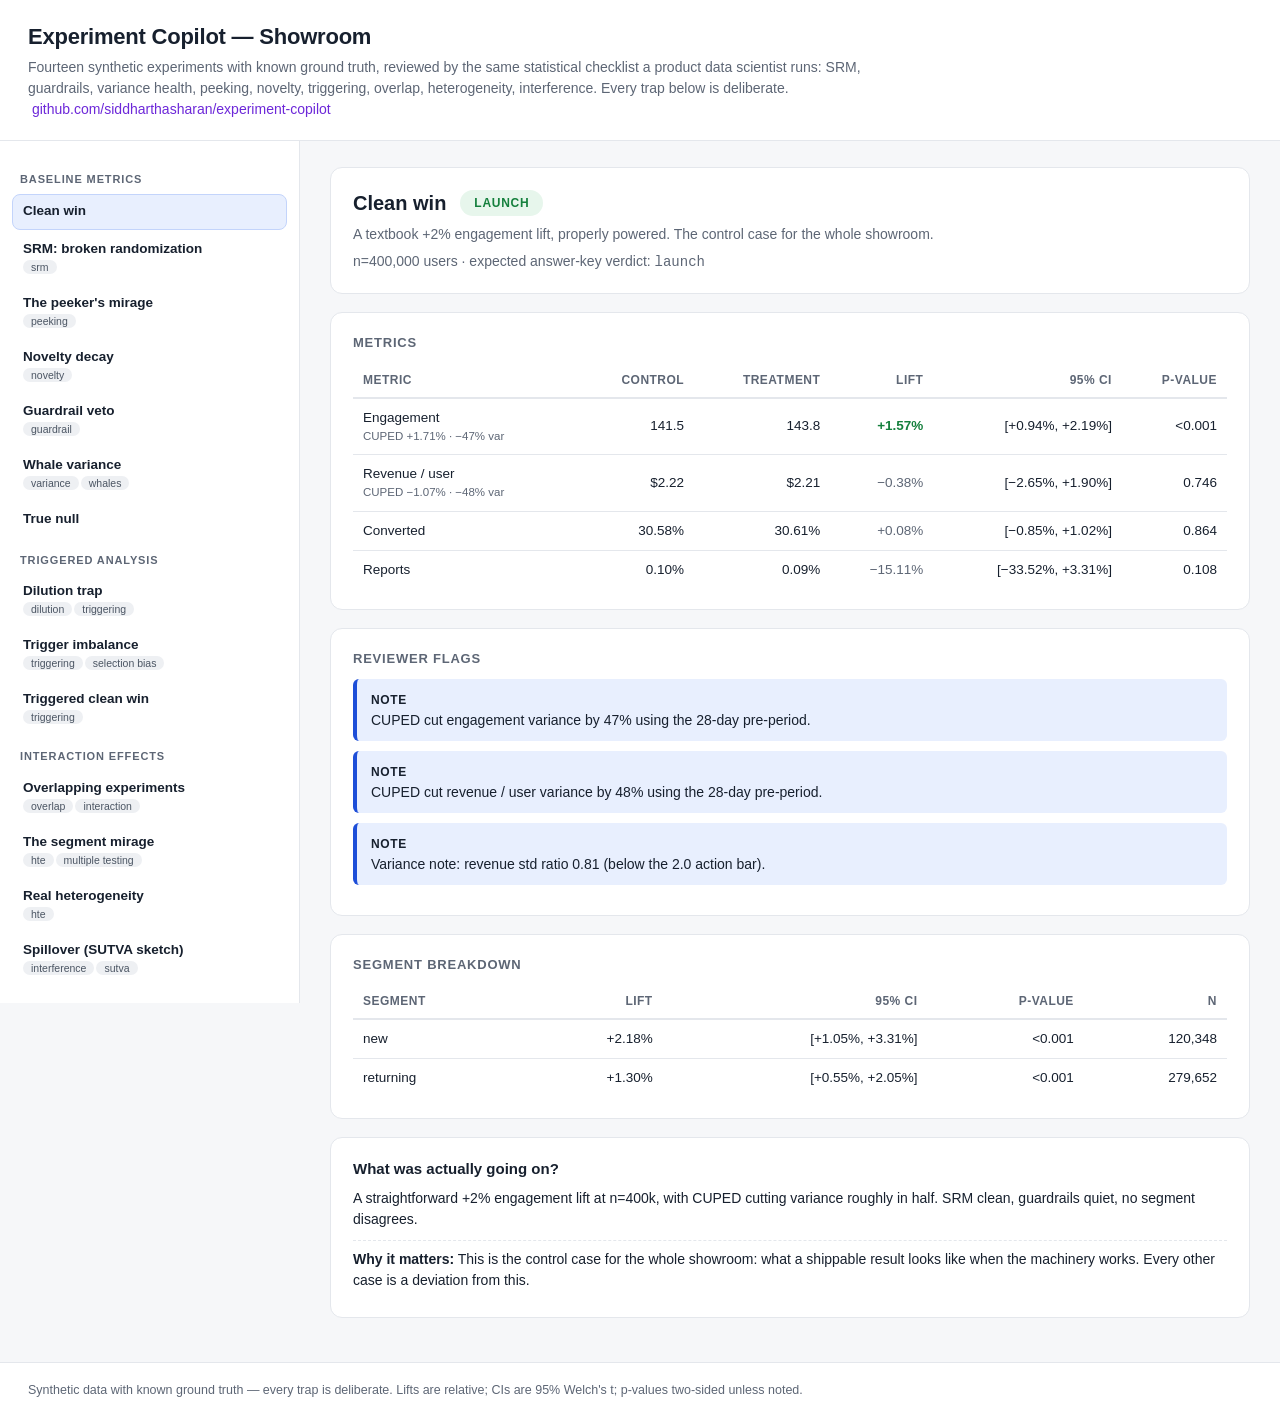
<file: showroom/index.html>
<!DOCTYPE html>
<html lang="en">
<head>
<meta charset="utf-8">
<meta name="viewport" content="width=device-width, initial-scale=1">
<title>Experiment Copilot — Showroom</title>
<style>
:root{
  --bg:#f6f7f9; --card:#ffffff; --ink:#17202e; --muted:#5d6675; --line:#e4e7ec;
  --green:#15803d; --green-bg:#e7f6ec; --red:#b91c1c; --red-bg:#fdeaea;
  --amber:#b45309; --amber-bg:#fef3dc; --gray:#4b5563; --gray-bg:#eef0f3;
  --info:#1d4ed8; --info-bg:#e8effe; --accent:#6d28d9;
}
*{box-sizing:border-box}
body{margin:0;background:var(--bg);color:var(--ink);
  font-family:-apple-system,BlinkMacSystemFont,"Segoe UI",Roboto,Helvetica,Arial,sans-serif;
  font-size:14px;line-height:1.5}
header.top{background:#fff;border-bottom:1px solid var(--line);padding:20px 28px}
header.top h1{margin:0;font-size:22px;letter-spacing:-.01em}
header.top p{margin:4px 0 0;color:var(--muted);max-width:900px}
header.top a{color:var(--accent);text-decoration:none}
.layout{display:flex;max-width:1320px;margin:0 auto;align-items:flex-start}
aside{width:300px;flex:none;background:#fff;border-right:1px solid var(--line);
  min-height:calc(100vh - 140px);padding:16px 12px;position:sticky;top:0;
  max-height:calc(100vh - 0px);overflow-y:auto}
.track-label{font-size:11px;text-transform:uppercase;letter-spacing:.08em;
  color:var(--muted);margin:14px 8px 6px;font-weight:700}
.case-btn{display:block;width:100%;text-align:left;background:none;border:1px solid transparent;
  border-radius:8px;padding:8px 10px;margin:2px 0;cursor:pointer;color:var(--ink)}
.case-btn:hover{background:var(--bg)}
.case-btn.active{background:var(--info-bg);border-color:#c3d4fb}
.case-btn .t{font-weight:600;font-size:13.5px}
.case-btn .tags{margin-top:3px}
.tag{display:inline-block;font-size:10.5px;background:var(--gray-bg);color:var(--gray);
  border-radius:20px;padding:1px 8px;margin:1px 2px 1px 0}
main{flex:1;padding:26px 30px;min-width:0}
.card{background:var(--card);border:1px solid var(--line);border-radius:12px;
  padding:20px 22px;margin-bottom:18px}
.case-head{display:flex;align-items:center;gap:14px;flex-wrap:wrap;margin-bottom:4px}
.case-head h2{margin:0;font-size:20px}
.badge{font-size:12px;font-weight:700;letter-spacing:.06em;border-radius:20px;padding:4px 14px}
.badge.LAUNCH{background:var(--green-bg);color:var(--green)}
.badge.DONT_LAUNCH{background:var(--red-bg);color:var(--red)}
.badge.INCONCLUSIVE{background:var(--amber-bg);color:var(--amber)}
.badge.INVALID{background:var(--gray-bg);color:var(--gray)}
.desc{color:var(--muted);margin:6px 0 0}
table{width:100%;border-collapse:collapse;font-size:13.5px}
th{text-align:left;color:var(--muted);font-weight:600;font-size:12px;
  text-transform:uppercase;letter-spacing:.04em;padding:8px 10px;border-bottom:2px solid var(--line)}
td{padding:9px 10px;border-bottom:1px solid var(--line)}
td.num,th.num{text-align:right;font-variant-numeric:tabular-nums;white-space:nowrap}
tr:last-child td{border-bottom:none}
.lift-pos{color:var(--green);font-weight:600}
.lift-neg{color:var(--red);font-weight:600}
.lift-null{color:var(--muted)}
.flag{border-left:4px solid;border-radius:6px;padding:10px 14px;margin:10px 0;background:#fff}
.flag.warn{border-color:var(--amber);background:var(--amber-bg)}
.flag.veto{border-color:var(--red);background:var(--red-bg)}
.flag.info{border-color:var(--info);background:var(--info-bg)}
.flag .k{font-weight:700;font-size:12px;text-transform:uppercase;letter-spacing:.05em}
.segbar-row{display:flex;align-items:center;gap:10px;margin:7px 0;font-size:13px}
.segbar-name{width:170px;flex:none;overflow:hidden;text-overflow:ellipsis;white-space:nowrap}
.segbar-track{flex:1;height:14px;background:var(--gray-bg);border-radius:4px;position:relative}
.segbar-zero{position:absolute;left:50%;top:0;bottom:0;width:1px;background:#9aa1ad}
.segbar-fill{position:absolute;top:0;bottom:0;border-radius:4px}
.segbar-fill.pos{background:var(--green)}
.segbar-fill.neg{background:var(--red)}
.segbar-fill.survivor{outline:2px solid var(--accent);outline-offset:1px}
.segbar-val{width:120px;flex:none;text-align:right;font-variant-numeric:tabular-nums}
.reveal h3{margin:0 0 8px;font-size:15px}
.reveal p{margin:6px 0}
.reveal .why{border-top:1px dashed var(--line);padding-top:8px;margin-top:10px}
.kv{display:grid;grid-template-columns:220px 1fr;gap:4px 12px;font-size:13px;margin-top:8px}
.kv dt{color:var(--muted)}
.kv dd{margin:0;font-variant-numeric:tabular-nums}
footer{border-top:1px solid var(--line);padding:18px 28px;color:var(--muted);
  font-size:12.5px;background:#fff}
h3.sec{font-size:13px;text-transform:uppercase;letter-spacing:.06em;color:var(--muted);margin:0 0 10px}
@media(max-width:900px){.layout{flex-direction:column}aside{width:100%;position:static;max-height:none}}
</style>
</head>
<body>
<header class="top">
  <h1>Experiment Copilot — Showroom</h1>
  <p>Fourteen synthetic experiments with known ground truth, reviewed by the same statistical
  checklist a product data scientist runs: SRM, guardrails, variance health, peeking, novelty,
  triggering, overlap, heterogeneity, interference. Every trap below is deliberate.
  &nbsp;<a href="https://github.com/siddharthasharan/experiment-copilot">github.com/siddharthasharan/experiment-copilot</a></p>
</header>
<div class="layout">
  <aside id="sidebar"></aside>
  <main id="main"></main>
</div>
<footer>Synthetic data with known ground truth — every trap is deliberate. Lifts are relative;
CIs are 95% Welch's t; p-values two-sided unless noted.</footer>
<script>
"use strict";
const DATA = {"generated_at":"2026-10-19T20:45:51.101516+00:00","n_scenarios":14,"verdict_legend":{"LAUNCH":"Ship it \u2014 significant positive effect, no blockers.","DONT_LAUNCH":"Don't ship \u2014 no credible positive effect, or a guardrail veto.","INCONCLUSIVE":"Can't decide \u2014 a trap fired; investigate before any call.","INVALID":"Throw it out \u2014 randomization itself is broken."},"scenarios":[{"id":"clean_win","track":"baseline","title":"Clean win","description":"A textbook +2% engagement lift, properly powered. The control case for the whole showroom.","trap_tags":[],"verdict":"LAUNCH","expected_verdict_raw":"launch","verdict_match":true,"n_users":400000,"metrics":[{"name":"engagement","display_name":"Engagement","unit":"number","control_mean":141.5375144057908,"treatment_mean":143.75288591396318,"lift_pct":1.5652186047445122,"ci_low_pct":0.941901794527045,"ci_high_pct":2.1885354149619793,"p_value":8.582755798923985e-07,"significant":true,"cuped_lift_pct":1.7136190846128125,"cuped_variance_reduction":0.46547381505719543},{"name":"revenue","display_name":"Revenue / user","unit":"currency","control_mean":2.2230792141548044,"treatment_mean":2.214728017637016,"lift_pct":-0.3756589717817832,"ci_low_pct":-2.64910862494999,"ci_high_pct":1.8977906813864238,"p_value":0.7460438828177113,"significant":false,"cuped_lift_pct":-1.0655570917421777,"cuped_variance_reduction":0.48095633347543343},{"name":"converted","display_name":"Converted","unit":"rate","control_mean":0.3058106108539799,"treatment_mean":0.3060602867307972,"lift_pct":0.0816439547732066,"ci_low_pct":-0.8522890900730237,"ci_high_pct":1.0155769996194368,"p_value":0.8639568473580316,"significant":false},{"name":"reports","display_name":"Reports","unit":"rate","control_mean":0.0010462387716160403,"treatment_mean":0.0008881930540292351,"lift_pct":-15.10608494681236,"ci_low_pct":-33.51842341417082,"ci_high_pct":3.306253520546101,"p_value":0.10783083062227539,"significant":false}],"flags":[{"severity":"info","text":"CUPED cut engagement variance by 47% using the 28-day pre-period."},{"severity":"info","text":"CUPED cut revenue / user variance by 48% using the 28-day pre-period."},{"severity":"info","text":"Variance note: revenue std ratio 0.81 (below the 2.0 action bar)."}],"segments":[{"segment":"new","lift_pct":2.182187116785733,"ci_low_pct":1.0537448337262845,"ci_high_pct":3.310629399845181,"p_value":0.00015058368769221215,"bh_survivor":null,"n":120348},{"segment":"returning","lift_pct":1.2998120280156216,"ci_low_pct":0.5521633064211007,"ci_high_pct":2.0474607496101425,"p_value":0.0006557567508640292,"bh_survivor":null,"n":279652}],"details":{},"trap_reveal":{"what_happened":"A straightforward +2% engagement lift at n=400k, with CUPED cutting variance roughly in half. SRM clean, guardrails quiet, no segment disagrees.","why_it_matters":"This is the control case for the whole showroom: what a shippable result looks like when the machinery works. Every other case is a deviation from this."}},{"id":"srm_trap","track":"baseline","title":"SRM: broken randomization","description":"The split came out 55/45 instead of 50/50. Nothing downstream can be trusted.","trap_tags":["srm"],"verdict":"INVALID","expected_verdict_raw":"invalid","verdict_match":true,"n_users":400000,"metrics":[{"name":"engagement","display_name":"Engagement","unit":"number","control_mean":141.2918495590289,"treatment_mean":144.15804458055726,"lift_pct":2.0285635940599187,"ci_low_pct":1.4004894430223644,"ci_high_pct":2.6566377450974725,"p_value":2.4488422565282137e-10,"significant":true,"cuped_lift_pct":2.1960757876107393,"cuped_variance_reduction":0.4630121299093394},{"name":"revenue","display_name":"Revenue / user","unit":"currency","control_mean":2.241100288221023,"treatment_mean":2.2065888056951444,"lift_pct":-1.5399347680809783,"ci_low_pct":-3.686117709933966,"ci_high_pct":0.6062481737720099,"p_value":0.15962905148550208,"significant":false,"cuped_lift_pct":-0.9261141473637053,"cuped_variance_reduction":0.5736469786129322},{"name":"converted","display_name":"Converted","unit":"rate","control_mean":0.30474444444444443,"treatment_mean":0.3048,"lift_pct":0.01823021110585474,"ci_low_pct":-0.9226781072227491,"ci_high_pct":0.9591385294344587,"p_value":0.9697079087752947,"significant":false},{"name":"reports","display_name":"Reports","unit":"rate","control_mean":0.0010666666666666667,"treatment_mean":0.0009636363636363637,"lift_pct":-9.65909090909091,"ci_low_pct":-28.30341483632347,"ci_high_pct":8.985233018141647,"p_value":0.30991368160217125,"significant":false}],"flags":[{"severity":"veto","text":"SRM DETECTED (p=0, split 0.550 vs 0.500). Randomization is broken \u2014 do not trust any lift estimate."},{"severity":"info","text":"CUPED cut engagement variance by 46% using the 28-day pre-period."},{"severity":"info","text":"CUPED cut revenue / user variance by 57% using the 28-day pre-period."},{"severity":"info","text":"Variance note: revenue std ratio 0.90 (below the 2.0 action bar)."}],"segments":[{"segment":"new","lift_pct":2.7954856079011785,"ci_low_pct":1.6448384110801555,"ci_high_pct":3.946132804722202,"p_value":1.921405814631099e-06,"bh_survivor":null,"n":119374},{"segment":"returning","lift_pct":1.7067291291277782,"ci_low_pct":0.9571477731938416,"ci_high_pct":2.4563104850617146,"p_value":8.097287691487106e-06,"bh_survivor":null,"n":280626}],"details":{},"trap_reveal":{"what_happened":"The split came out 55/45 instead of 50/50 (\u03c7\u00b2 p\u22481e-111). Something broke upstream \u2014 assignment logging, bot traffic, or a triggered-analysis bug.","why_it_matters":"SRM invalidates everything downstream. No lift estimate, however significant, can be trusted until randomization is fixed. Check this first, always."}},{"id":"peeking_trap","track":"baseline","title":"The peeker's mirage","description":"Significant in the early cohort, gone in the full sample: interim looks without correction.","trap_tags":["peeking"],"verdict":"INCONCLUSIVE","expected_verdict_raw":"inconclusive","verdict_match":true,"n_users":400000,"metrics":[{"name":"engagement","display_name":"Engagement","unit":"number","control_mean":141.385666982458,"treatment_mean":141.59085681680972,"lift_pct":0.14512774790473373,"ci_low_pct":-0.47538477918790334,"ci_high_pct":0.7656402749973706,"p_value":0.6466617783740909,"significant":false,"cuped_lift_pct":0.11283294015205377,"cuped_variance_reduction":0.46507433695583333},{"name":"revenue","display_name":"Revenue / user","unit":"currency","control_mean":2.2205144372573486,"treatment_mean":2.2226657878340568,"lift_pct":0.09688523256643834,"ci_low_pct":-2.0190254196429622,"ci_high_pct":2.2127958847758387,"p_value":0.928489996556617,"significant":false,"cuped_lift_pct":0.5692364305675238,"cuped_variance_reduction":0.545971771377731},{"name":"converted","display_name":"Converted","unit":"rate","control_mean":0.30750433154062634,"treatment_mean":0.3060478677197432,"lift_pct":-0.47364009917718364,"ci_low_pct":-1.4031353289737818,"ci_high_pct":0.45585513061941446,"p_value":0.317923202045072,"significant":false},{"name":"reports","display_name":"Reports","unit":"rate","control_mean":0.0009614517922062314,"treatment_mean":0.0008387335123962816,"lift_pct":-12.763851584108,"ci_low_pct":-32.096571943894205,"ci_high_pct":6.568868775678206,"p_value":0.1956621455327086,"significant":false}],"flags":[{"severity":"info","text":"CUPED cut engagement variance by 47% using the 28-day pre-period."},{"severity":"info","text":"CUPED cut revenue / user variance by 55% using the 28-day pre-period."},{"severity":"info","text":"Variance note: revenue std ratio 0.91 (below the 2.0 action bar)."},{"severity":"warn","text":"PEEKING WARNING: the early-enrollee cohort looked significant (+3.8%, p=2.7e-09) but the full sample is not (p=0.647). Interim looks without sequential correction invalidate the p-value."}],"segments":[{"segment":"new","lift_pct":1.5869975988439395,"ci_low_pct":0.44808007664049293,"ci_high_pct":2.725915121047386,"p_value":0.006313390182659944,"bh_survivor":null,"n":120144},{"segment":"returning","lift_pct":-0.4709952192775595,"ci_low_pct":-1.210950485411357,"ci_high_pct":0.2689600468562381,"p_value":0.21219374015529655,"bh_survivor":null,"n":279856}],"details":{},"trap_reveal":{"what_happened":"Users enrolled in the first week showed a significant lift that washed out in the full 28-day sample. A daily peeker would have shipped it early.","why_it_matters":"Interim looks without sequential correction inflate the false-positive rate. This is what 'p<0.05' means after ten uncorrected peeks."}},{"id":"novelty_decay_trap","track":"baseline","title":"Novelty decay","description":"A hot launch window that fades \u2014 the headline average overstates steady state.","trap_tags":["novelty"],"verdict":"INCONCLUSIVE","expected_verdict_raw":"inconclusive","verdict_match":true,"n_users":400000,"metrics":[{"name":"engagement","display_name":"Engagement","unit":"number","control_mean":141.596277421755,"treatment_mean":142.78892361328397,"lift_pct":0.8422864027537915,"ci_low_pct":0.2187038064454677,"ci_high_pct":1.4658689990621152,"p_value":0.008112289432336318,"significant":true,"cuped_lift_pct":1.0657501153303466,"cuped_variance_reduction":0.4620207377925645},{"name":"revenue","display_name":"Revenue / user","unit":"currency","control_mean":2.2355872417011478,"treatment_mean":2.22193050909192,"lift_pct":-0.6108789831362458,"ci_low_pct":-2.6722933075061617,"ci_high_pct":1.4505353412336701,"p_value":0.5613641324443527,"significant":false,"cuped_lift_pct":-0.6066014272096101,"cuped_variance_reduction":0.5096048086457614},{"name":"converted","display_name":"Converted","unit":"rate","control_mean":0.30534736127270096,"treatment_mean":0.3074204062423335,"lift_pct":0.6789136676970202,"ci_low_pct":-0.2568123445741423,"ci_high_pct":1.6146396799681828,"p_value":0.15501214753304096,"significant":false},{"name":"reports","display_name":"Reports","unit":"rate","control_mean":0.0009737001103526791,"treatment_mean":0.0009763033649922647,"lift_pct":0.2673569214901966,"ci_low_pct":-19.598939791943103,"ci_high_pct":20.133653634923494,"p_value":0.97895672395656,"significant":false}],"flags":[{"severity":"info","text":"CUPED cut engagement variance by 46% using the 28-day pre-period."},{"severity":"info","text":"CUPED cut revenue / user variance by 51% using the 28-day pre-period."},{"severity":"info","text":"Variance note: revenue std ratio 0.90 (below the 2.0 action bar)."},{"severity":"warn","text":"NOVELTY WARNING: lift was +2.8% for recently-enrolled users but -0.1% for the long-exposure cohort (heterogeneity p=0.00136). The headline average overstates steady state."}],"segments":[{"segment":"new","lift_pct":0.9313703850259882,"ci_low_pct":-0.19990493196191989,"ci_high_pct":2.0626457020138966,"p_value":0.10660821520865198,"bh_survivor":null,"n":119724},{"segment":"returning","lift_pct":0.8053586593070483,"ci_low_pct":0.05807384599215087,"ci_high_pct":1.5526434726219458,"p_value":0.034662632042051555,"bh_survivor":null,"n":280276}],"details":{},"trap_reveal":{"what_happened":"The lift was concentrated in recently-enrolled users still inside the novelty window; the long-exposure cohort showed ~null, and the early-vs-late difference is itself significant.","why_it_matters":"Novelty effects decay. Launching on the full-period average ships a transient \u2014 extend past the novelty window before deciding."}},{"id":"guardrail_violation_trap","track":"baseline","title":"Guardrail veto","description":"Engagement is up \u2014 but user reports are up ~35%. Safety vetoes the launch.","trap_tags":["guardrail"],"verdict":"DONT_LAUNCH","expected_verdict_raw":"don't launch","verdict_match":true,"n_users":400000,"metrics":[{"name":"engagement","display_name":"Engagement","unit":"number","control_mean":140.945062088626,"treatment_mean":144.21556917141427,"lift_pct":2.3204126730823544,"ci_low_pct":1.6933096037629385,"ci_high_pct":2.9475157424017704,"p_value":4.104920213997469e-13,"significant":true,"cuped_lift_pct":2.1089809597829476,"cuped_variance_reduction":0.4653052072845777},{"name":"revenue","display_name":"Revenue / user","unit":"currency","control_mean":2.2078995413908595,"treatment_mean":2.225770449890221,"lift_pct":0.8094076820226895,"ci_low_pct":-1.1946272769207946,"ci_high_pct":2.8134426409661737,"p_value":0.42858841127877456,"significant":false,"cuped_lift_pct":1.398221497573224,"cuped_variance_reduction":0.5095836957933935},{"name":"converted","display_name":"Converted","unit":"rate","control_mean":0.3056466448052467,"treatment_mean":0.3065735776586381,"lift_pct":0.3032694351943488,"ci_low_pct":-0.6313069697776774,"ci_high_pct":1.237845840166375,"p_value":0.5247709446573595,"significant":false},{"name":"reports","display_name":"Reports","unit":"rate","control_mean":0.0009797648564344556,"treatment_mean":0.001250300072017284,"lift_pct":27.612259595364115,"ci_low_pct":6.5000879564286445,"ci_high_pct":48.72443123429959,"p_value":0.010365255698847397,"significant":true}],"flags":[{"severity":"info","text":"CUPED cut engagement variance by 47% using the 28-day pre-period."},{"severity":"info","text":"CUPED cut revenue / user variance by 51% using the 28-day pre-period."},{"severity":"veto","text":"GUARDRAIL BREACH: reports up +27.6% on treatment (paired daily t-test, one-sided p=0.00357). Safety regressions veto the launch regardless of the primary metric."},{"severity":"info","text":"Variance note: revenue std ratio 1.01 (below the 2.0 action bar)."}],"segments":[{"segment":"new","lift_pct":2.008997688681045,"ci_low_pct":0.8669096710692449,"ci_high_pct":3.1510857062928452,"p_value":0.0005655275697159474,"bh_survivor":null,"n":120226},{"segment":"returning","lift_pct":2.4545250035254,"ci_low_pct":1.704174291733733,"ci_high_pct":3.204875715317066,"p_value":1.4441435363886e-10,"bh_survivor":null,"n":279774}],"details":{},"trap_reveal":{"what_happened":"Engagement rose significantly \u2014 but user reports rose ~35% on treatment (paired daily test, one-sided). The guardrail veto fired.","why_it_matters":"Safety regressions aren't tradable against primary-metric wins. This is the veto working as designed: don't launch, fix the harm."}},{"id":"whale_variance_trap","track":"baseline","title":"Whale variance","description":"A significant revenue 'win' driven entirely by 250 whale users. The mean is fragile.","trap_tags":["variance","whales"],"verdict":"INCONCLUSIVE","expected_verdict_raw":"inconclusive","verdict_match":true,"n_users":400000,"metrics":[{"name":"engagement","display_name":"Engagement","unit":"number","control_mean":141.6263129294499,"treatment_mean":141.32633219237204,"lift_pct":-0.21181144299598276,"ci_low_pct":-0.8322910163501727,"ci_high_pct":0.4086681303582071,"p_value":0.5034514301791908,"significant":false,"cuped_lift_pct":-0.09251201443308224,"cuped_variance_reduction":0.46810593212801976},{"name":"revenue","display_name":"Revenue / user","unit":"currency","control_mean":2.2298603069094267,"treatment_mean":3.015069602611711,"lift_pct":35.213385038930085,"ci_low_pct":30.5027247175518,"ci_high_pct":39.92404536030836,"p_value":1.386774622086718e-48,"significant":true,"cuped_lift_pct":34.80360210199365,"cuped_variance_reduction":0.10978031542369326},{"name":"converted","display_name":"Converted","unit":"rate","control_mean":0.30705795655639495,"treatment_mean":0.3067578282790503,"lift_pct":-0.09774320154753444,"ci_low_pct":-1.02870370748587,"ci_high_pct":0.8332173043908012,"p_value":0.8369622973726003,"significant":false},{"name":"reports","display_name":"Reports","unit":"rate","control_mean":0.0009324383262230734,"treatment_mean":0.0010522483705111135,"lift_pct":12.849111937873866,"ci_low_pct":-8.078140816605398,"ci_high_pct":33.77636469235313,"p_value":0.22882196616600267,"significant":false}],"flags":[{"severity":"info","text":"CUPED cut engagement variance by 47% using the 28-day pre-period."},{"severity":"warn","text":"VARIANCE WARNING: treatment revenue std is 3.1x control's (0.61% of treatment beyond 5 SD). The mean is fragile \u2014 investigate whales/outliers before any launch decision."}],"segments":[{"segment":"new","lift_pct":-1.2909206012699501,"ci_low_pct":-2.421963922227355,"ci_high_pct":-0.15987728031254544,"p_value":0.02528588764244958,"bh_survivor":null,"n":119686},{"segment":"returning","lift_pct":0.25236988579094816,"ci_low_pct":-0.48975380534196633,"ci_high_pct":0.9944935769238626,"p_value":0.5050812786360263,"bh_survivor":null,"n":280314}],"details":{},"trap_reveal":{"what_happened":"Revenue shows a significant lift, but 250 whale users ($400\u2013800 tier) in treatment drive all of it \u2014 treatment std is ~3\u00d7 control's while the median user is untouched.","why_it_matters":"The mean is fragile: a handful of outliers, not a real effect. Same headline as a win, opposite decision. Heavy-tailed metrics need variance health checks, not just t-tests."}},{"id":"null_result","track":"baseline","title":"True null","description":"No effect. A well-powered no \u2014 not an underpowered maybe.","trap_tags":[],"verdict":"DONT_LAUNCH","expected_verdict_raw":"don't launch","verdict_match":true,"n_users":400000,"metrics":[{"name":"engagement","display_name":"Engagement","unit":"number","control_mean":141.9886016928653,"treatment_mean":141.2967057405437,"lift_pct":-0.4872897852872991,"ci_low_pct":-1.1046313906565246,"ci_high_pct":0.1300518200819263,"p_value":0.12184612624792585,"significant":false,"cuped_lift_pct":-0.3638548223295944,"cuped_variance_reduction":0.46720165278948955},{"name":"revenue","display_name":"Revenue / user","unit":"currency","control_mean":2.224481606377808,"treatment_mean":2.225079364305245,"lift_pct":0.026871785575721722,"ci_low_pct":-2.015126197459531,"ci_high_pct":2.0688697686109743,"p_value":0.9794229903221786,"significant":false,"cuped_lift_pct":-0.021498176143081995,"cuped_variance_reduction":0.5507719630448005},{"name":"converted","display_name":"Converted","unit":"rate","control_mean":0.30572016811353175,"treatment_mean":0.30537048404725187,"lift_pct":-0.11438043765239234,"ci_low_pct":-1.0482517402449019,"ci_high_pct":0.8194908649401172,"p_value":0.8102862967064619,"significant":false},{"name":"reports","display_name":"Reports","unit":"rate","control_mean":0.001082017963501931,"treatment_mean":0.0009532222405214275,"lift_pct":-11.90328879232823,"ci_low_pct":-30.1680184725257,"ci_high_pct":6.361440887869241,"p_value":0.2014864903605812,"significant":false}],"flags":[{"severity":"info","text":"CUPED cut engagement variance by 47% using the 28-day pre-period."},{"severity":"info","text":"CUPED cut revenue / user variance by 55% using the 28-day pre-period."},{"severity":"info","text":"Variance note: revenue std ratio 1.00 (below the 2.0 action bar)."}],"segments":[{"segment":"new","lift_pct":-0.947135401470647,"ci_low_pct":-2.082385356939551,"ci_high_pct":0.18811455399825694,"p_value":0.10200803814304547,"bh_survivor":null,"n":120035},{"segment":"returning","lift_pct":-0.2883362972299558,"ci_low_pct":-1.0238439633592793,"ci_high_pct":0.4471713688993677,"p_value":0.442276786747715,"bh_survivor":null,"n":279965}],"details":{},"trap_reveal":{"what_happened":"True lift is zero and the confidence interval sits tightly around null. This is a well-powered no, not an underpowered maybe.","why_it_matters":"Don't-launch is a decision too. A clean null closes the idea without burning another cycle \u2014 and without inventing a story about the data."}},{"id":"dilution_trap","track":"triggered","title":"Dilution trap","description":"A real +2.5% effect on triggered users that ITT can't see (\u03c4\u224815%).","trap_tags":["dilution","triggering"],"verdict":"LAUNCH","expected_verdict_raw":"launch","verdict_match":true,"n_users":400000,"metrics":[{"name":"engagement_itt","display_name":"Engagement \u2014 ITT (all randomized)","unit":"number","control_mean":141.80501351269183,"treatment_mean":142.3026316452468,"lift_pct":0.35091716451226757,"ci_low_pct":-0.2726897358909423,"ci_high_pct":0.9745240649154774,"p_value":0.27006357260295344,"significant":false},{"name":"engagement_cace","display_name":"Engagement \u2014 CACE (triggered only)","unit":"number","control_mean":142.06958572787335,"treatment_mean":144.7766819712041,"lift_pct":1.9054720469981974,"ci_low_pct":0.30084926335380063,"ci_high_pct":3.510094830642594,"p_value":0.01994289433312357,"significant":true},{"name":"engagement_cace_cuped","display_name":"Engagement \u2014 CACE + CUPED","unit":"number","control_mean":141.93280071693368,"treatment_mean":144.914144815855,"lift_pct":2.1005321418741048,"ci_low_pct":0.934075382390118,"ci_high_pct":3.266988901358092,"p_value":0.0004166020504333495,"significant":true}],"flags":[{"severity":"info","text":"Trigger rates balanced (15.0% vs 14.9%, p=0.66) \u2014 triggered contrasts are valid."},{"severity":"info","text":"Dilution check: ITT +0.35% vs CACE +1.91% (\u03c4\u22480.15; ITT \u2248 \u03c4\u00d7CACE as theory predicts)."}],"segments":[],"details":{"trigger_rate_control":0.1499507891226475,"trigger_rate_treatment":0.14944881180538527,"triggered_n":59880},"trap_reveal":{"what_happened":"A true +2.5% lift exists on triggered users only (\u03c4\u224815%). ITT over everyone randomized is diluted to ~+0.4% and misses significance most of the time; the direct CACE contrast is significant.","why_it_matters":"Analyzing the wrong population buries real effects. ITT answers the rollout question ('what if we ship to everyone'), CACE answers the product question ('does it work where it applies') \u2014 know which you're asking."}},{"id":"trigger_imbalance_trap","track":"triggered","title":"Trigger imbalance","description":"Treatment changes who triggers \u2014 triggered-only analysis is selection-biased.","trap_tags":["triggering","selection bias"],"verdict":"INCONCLUSIVE","expected_verdict_raw":"inconclusive","verdict_match":true,"n_users":400000,"metrics":[{"name":"engagement_itt","display_name":"Engagement \u2014 ITT (all randomized)","unit":"number","control_mean":141.1454394763227,"treatment_mean":142.05328307776816,"lift_pct":0.643197261501135,"ci_low_pct":0.023366438561048586,"ci_high_pct":1.2630280844412214,"p_value":0.041966670125700184,"significant":true},{"name":"engagement_cace","display_name":"Engagement \u2014 CACE (triggered only)","unit":"number","control_mean":175.63400999851194,"treatment_mean":172.9515604549238,"lift_pct":-1.5272950515739383,"ci_low_pct":-2.7880617987498426,"ci_high_pct":-0.26652830439803366,"p_value":0.017582675983442344,"significant":true},{"name":"engagement_cace_cuped","display_name":"Engagement \u2014 CACE + CUPED","unit":"number","control_mean":172.6342243605051,"treatment_mean":175.3682966718484,"lift_pct":1.5837371306131387,"ci_low_pct":0.6357613260476047,"ci_high_pct":2.5317129351786725,"p_value":0.0010590528948660437,"significant":true}],"flags":[{"severity":"warn","text":"TRIGGER IMBALANCE: treatment shifted trigger rates (20.0% control vs 24.7% treatment, p=8.2e-286). Triggered-only contrasts are selection-biased \u2014 fall back to ITT."},{"severity":"info","text":"Dilution check: ITT +0.64% vs CACE -1.53% (\u03c4\u22480.25; ITT \u2248 \u03c4\u00d7CACE as theory predicts)."}],"segments":[],"details":{"trigger_rate_control":0.19977773550525124,"trigger_rate_treatment":0.24738561112276392,"triggered_n":89444},"trap_reveal":{"what_happened":"Treatment itself boosted triggering by ~5pp, and triggering correlates with engagement. The triggered-only contrast is selection-biased \u2014 it even flips sign (\u22122.1% vs a true +2.0%).","why_it_matters":"Conditioning on a post-treatment variable breaks randomization. When the trigger-balance check fires, the triggered analysis is invalid \u2014 fall back to ITT."}},{"id":"triggered_clean_win","track":"triggered","title":"Triggered clean win","description":"Balanced triggering; CACE and ITT agree, dilution math exact.","trap_tags":["triggering"],"verdict":"LAUNCH","expected_verdict_raw":"launch","verdict_match":true,"n_users":400000,"metrics":[{"name":"engagement_itt","display_name":"Engagement \u2014 ITT (all randomized)","unit":"number","control_mean":141.4087050570603,"treatment_mean":143.35524213548928,"lift_pct":1.376532708961249,"ci_low_pct":0.7509281843303292,"ci_high_pct":2.0021372335921686,"p_value":1.6140704799032644e-05,"significant":true},{"name":"engagement_cace","display_name":"Engagement \u2014 CACE (triggered only)","unit":"number","control_mean":141.12122784885486,"treatment_mean":144.89437119611802,"lift_pct":2.6736894263025475,"ci_low_pct":1.7865552237761797,"ci_high_pct":3.5608236288289152,"p_value":3.48798094297256e-09,"significant":true},{"name":"engagement_cace_cuped","display_name":"Engagement \u2014 CACE + CUPED","unit":"number","control_mean":141.34238676845303,"treatment_mean":144.67514465848132,"lift_pct":2.35793236991817,"ci_low_pct":1.711456001101395,"ci_high_pct":3.004408738734945,"p_value":8.787574146715097e-13,"significant":true}],"flags":[{"severity":"info","text":"Trigger rates balanced (50.0% vs 50.2%, p=0.2) \u2014 triggered contrasts are valid."},{"severity":"info","text":"Dilution check: ITT +1.38% vs CACE +2.67% (\u03c4\u22480.50; ITT \u2248 \u03c4\u00d7CACE as theory predicts)."}],"segments":[],"details":{"trigger_rate_control":0.5003658707724384,"trigger_rate_treatment":0.5023793371775175,"triggered_n":200550},"trap_reveal":{"what_happened":"Trigger rate 50%, balanced across arms. CACE is +2.5% and significant; ITT lands at \u2248 \u03c4\u00d7CACE, exactly as theory predicts.","why_it_matters":"The sanity case: when triggering is clean, both analyses agree and the dilution math is exact. This is what 'no trap' looks like under triggering."}},{"id":"overlap_trap","track":"interaction","title":"Overlapping experiments","description":"A concurrent experiment B flips A's effect: +2% vs \u22120.5%. The pooled average misleads.","trap_tags":["overlap","interaction"],"verdict":"INCONCLUSIVE","expected_verdict_raw":"inconclusive \u2014 flag overlap, report stratified","verdict_match":true,"n_users":400000,"metrics":[{"name":"a_in_b0","display_name":"Engagement \u2014 A | B=control","unit":"number","control_mean":141.64405268885432,"treatment_mean":144.1414137613822,"lift_pct":1.7631245542047436,"ci_low_pct":0.877922973718361,"ci_high_pct":2.6483261346911253,"p_value":9.471107140539658e-05,"significant":true},{"name":"a_in_b1","display_name":"Engagement \u2014 A | B=treatment","unit":"number","control_mean":140.7626747228689,"treatment_mean":139.88870243951686,"lift_pct":-0.6208835439314386,"ci_low_pct":-1.4896909604944297,"ci_high_pct":0.24792387263155238,"p_value":0.16131285962982062,"significant":false},{"name":"a_pooled","display_name":"Engagement \u2014 pooled (misleading)","unit":"number","control_mean":141.2039049414573,"treatment_mean":142.01569696544533,"lift_pct":0.5749076304402487,"ci_low_pct":-0.045334835202118985,"ci_high_pct":1.1951500960826165,"p_value":0.06926203821972111,"significant":false}],"flags":[{"severity":"warn","text":"A\u00d7B interaction p=0.000165: A lifts +1.8% when B=control but -0.6% when B=treatment. The pooled +0.6% is misleading \u2014 report stratified, do not ship on the average."}],"segments":[],"details":{"interaction_p":0.00016503523859823233,"interaction_lift_pp":-2.384008098136182,"b_rate_in_a0":0.49938592111832253,"b_rate_in_a1":0.499849774661993},"trap_reveal":{"what_happened":"A concurrent experiment B was running: A lifts engagement +2% when B=control but \u22120.5% when B=treatment. The pooled +0.75% average is significant on some seeds \u2014 and meaningless on all of them.","why_it_matters":"In a matrixed program no experiment runs alone. Ship the pooled average and you ship harm to half your users. Stratify, don't average."}},{"id":"hte_mirage_trap","track":"interaction","title":"The segment mirage","description":"One segment 'wins' at p<0.05 by chance across 12 segments \u2014 FDR says otherwise.","trap_tags":["hte","multiple testing"],"verdict":"LAUNCH","expected_verdict_raw":"no credible heterogeneity","verdict_match":true,"n_users":400000,"metrics":[{"name":"engagement","display_name":"Engagement (overall)","unit":"number","control_mean":141.15203507832908,"treatment_mean":144.22966818351992,"lift_pct":2.1803675047851625,"ci_low_pct":1.5547456651149856,"ci_high_pct":2.80598934445534,"p_value":8.460276792098085e-12,"significant":true}],"flags":[{"severity":"info","text":"BH-FDR (q=0.10) rejected every nominal segment hit \u2014 the 'winning segment' was multiple-testing noise."}],"segments":[{"segment":"BR|android","lift_pct":2.159205266326645,"ci_low_pct":-0.6874377093818845,"ci_high_pct":5.005848242035174,"p_value":0.9923561285797162,"bh_survivor":false,"n":19103},{"segment":"BR|ios","lift_pct":0.8463392759973469,"ci_low_pct":-2.010948659391545,"ci_high_pct":3.7036272113862387,"p_value":0.3510749772175643,"bh_survivor":false,"n":18841},{"segment":"BR|web","lift_pct":-0.6885755354146395,"ci_low_pct":-6.468951926277396,"ci_high_pct":5.091800855448117,"p_value":0.3290877280290465,"bh_survivor":false,"n":4292},{"segment":"IN|android","lift_pct":2.6749718689892674,"ci_low_pct":0.45072110811576316,"ci_high_pct":4.899222629862772,"p_value":0.6447010716989756,"bh_survivor":false,"n":31369},{"segment":"IN|ios","lift_pct":2.0004128163391943,"ci_low_pct":-0.211335629475459,"ci_high_pct":4.212161262153848,"p_value":0.8734742238056312,"bh_survivor":false,"n":31312},{"segment":"IN|web","lift_pct":2.2846617959923523,"ci_low_pct":-2.721918034190932,"ci_high_pct":7.291241626175636,"p_value":0.9647879652712117,"bh_survivor":false,"n":6902},{"segment":"US|android","lift_pct":2.8236514483757706,"ci_low_pct":1.0192668208738962,"ci_high_pct":4.628036075877644,"p_value":0.45100936433269867,"bh_survivor":false,"n":50376},{"segment":"US|ios","lift_pct":0.8921853678740223,"ci_low_pct":-0.8618156859226452,"ci_high_pct":2.6461864216706896,"p_value":0.12560165017985936,"bh_survivor":false,"n":50585},{"segment":"US|web","lift_pct":3.531412442769314,"ci_low_pct":-0.24497116223599733,"ci_high_pct":7.307796047774624,"p_value":0.474593167914805,"bh_survivor":false,"n":11201},{"segment":"new","lift_pct":2.2827290779960108,"ci_low_pct":1.1439705296388765,"ci_high_pct":3.4214876263531453,"p_value":0.8208469543794852,"bh_survivor":false,"n":119972},{"segment":"other|android","lift_pct":2.0461600940059905,"ci_low_pct":-0.4303534544442782,"ci_high_pct":4.52267364245626,"p_value":0.9175119702171275,"bh_survivor":false,"n":25143},{"segment":"other|ios","lift_pct":3.267053528334079,"ci_low_pct":0.7862412269291661,"ci_high_pct":5.747865829738992,"p_value":0.3716403024344619,"bh_survivor":false,"n":25361},{"segment":"other|web","lift_pct":3.8289364753336623,"ci_low_pct":-1.5068571098955903,"ci_high_pct":9.164730060562915,"p_value":0.5401541113138895,"bh_survivor":false,"n":5543}],"details":{"cochran_q_p":0.90573939747768,"n_bh_survivors":0},"trap_reveal":{"what_happened":"The true effect is a homogeneous +2% across 12 segments. One segment hit nominal p<0.05 by pure chance \u2014 Benjamini-Hochberg rejected it, and Cochran's Q stayed quiet.","why_it_matters":"With 12 segments, a 'winning segment' appears ~half the time under the null. FDR control is what separates discovery from noise. Never ship a segment story without it."}},{"id":"hte_real","track":"interaction","title":"Real heterogeneity","description":"New users truly respond +4% vs +1% elsewhere \u2014 and it survives FDR.","trap_tags":["hte"],"verdict":"LAUNCH","expected_verdict_raw":"credible heterogeneity \u2014 decide per segment","verdict_match":true,"n_users":400000,"metrics":[{"name":"engagement","display_name":"Engagement (overall)","unit":"number","control_mean":140.98173775576913,"treatment_mean":144.18506351680472,"lift_pct":2.272156530362034,"ci_low_pct":1.6467432105888218,"ci_high_pct":2.897569850135247,"p_value":1.0758744401511903e-12,"significant":true}],"flags":[{"severity":"warn","text":"Cochran's Q=37.2 on 12 df (p=0.000204): lifts differ across segments \u2014 decide per segment, not on the average."},{"severity":"warn","text":"Credible heterogeneity: new survive BH-FDR \u2014 decide per segment, not on the average."}],"segments":[{"segment":"BR|android","lift_pct":1.0787394934704606,"ci_low_pct":-1.857366059322517,"ci_high_pct":4.014845046263439,"p_value":0.4359466581505267,"bh_survivor":false,"n":18678},{"segment":"BR|ios","lift_pct":0.5534990104725819,"ci_low_pct":-2.2580172457717778,"ci_high_pct":3.365015266716941,"p_value":0.23369604048749837,"bh_survivor":false,"n":18833},{"segment":"BR|web","lift_pct":3.4189687296108224,"ci_low_pct":-2.724657086151196,"ci_high_pct":9.562594545372841,"p_value":0.7003768740801435,"bh_survivor":false,"n":4172},{"segment":"IN|android","lift_pct":-0.06499691417578739,"ci_low_pct":-2.2427940895611975,"ci_high_pct":2.112800261209623,"p_value":0.031883918604520556,"bh_survivor":false,"n":31474},{"segment":"IN|ios","lift_pct":2.3879635326685276,"ci_low_pct":0.15941058179771503,"ci_high_pct":4.616516483539341,"p_value":0.87699065132101,"bh_survivor":false,"n":31600},{"segment":"IN|web","lift_pct":1.4536043308748436,"ci_low_pct":-3.1802974053002044,"ci_high_pct":6.087506067049892,"p_value":0.7438661143121521,"bh_survivor":false,"n":7043},{"segment":"US|android","lift_pct":2.555861351871936,"ci_low_pct":0.7815511010821082,"ci_high_pct":4.330171602661763,"p_value":0.6909563461568968,"bh_survivor":false,"n":50601},{"segment":"US|ios","lift_pct":0.3621604698094792,"ci_low_pct":-1.3734577179504135,"ci_high_pct":2.097778657569372,"p_value":0.024595271602469326,"bh_survivor":false,"n":50598},{"segment":"US|web","lift_pct":4.963167268835522,"ci_low_pct":1.2362638591911246,"ci_high_pct":8.69007067847992,"p_value":0.14322533970860096,"bh_survivor":false,"n":11289},{"segment":"new","lift_pct":4.6951303723765205,"ci_low_pct":3.5276878112524086,"ci_high_pct":5.862572933500633,"p_value":8.580546810854628e-07,"bh_survivor":true,"n":119736},{"segment":"other|android","lift_pct":-0.49520353944835516,"ci_low_pct":-2.9404280282160133,"ci_high_pct":1.9500209493193033,"p_value":0.02442540530575532,"bh_survivor":false,"n":25268},{"segment":"other|ios","lift_pct":1.5388031387040493,"ci_low_pct":-0.8915616216545555,"ci_high_pct":3.969167899062654,"p_value":0.5702597227557535,"bh_survivor":false,"n":25128},{"segment":"other|web","lift_pct":-1.2555729103343711,"ci_low_pct":-6.212894272451472,"ci_high_pct":3.7017484517827306,"p_value":0.1661075274341135,"bh_survivor":false,"n":5580}],"details":{"cochran_q_p":0.00020365612492767582,"n_bh_survivors":1},"trap_reveal":{"what_happened":"New users truly respond +4% while everyone else sees +1% \u2014 and the 'new' cell survives BH-FDR. The overall +2% is real; the average just hides the story.","why_it_matters":"Credible heterogeneity changes the rollout: ship to everyone, but expect \u2014 and separately measure \u2014 different returns by segment. This is what a real segment win looks like."}},{"id":"interference_sketch","track":"interaction","title":"Spillover (SUTVA sketch)","description":"Outcomes leak across cluster-mates; naive SEs understate uncertainty ~1.3\u00d7.","trap_tags":["interference","sutva"],"verdict":"INCONCLUSIVE","expected_verdict_raw":"SUTVA risk flagged \u2014 treat SEs as understated","verdict_match":true,"n_users":400000,"metrics":[{"name":"engagement","display_name":"Engagement","unit":"number","control_mean":141.4996226604071,"treatment_mean":143.66045664116572,"lift_pct":1.5270952248010705,"ci_low_pct":0.9000338169426501,"ci_high_pct":2.1541566326594914,"p_value":1.8142688888515306e-06,"significant":true}],"flags":[{"severity":"warn","text":"cluster-robust SE is 1.29x the naive i.i.d. SE: outcomes are correlated within clusters \u2014 SUTVA is at risk and the naive p-value overstates precision."}],"segments":[],"details":{"naive_se":0.45270568637408765,"cluster_se":0.584929753888732,"se_ratio":1.2920751196515403,"n_clusters":2000},"trap_reveal":{"what_happened":"Users sit in 2,000 clusters and outcomes spill over onto cluster-mates. The naive i.i.d. SE understates uncertainty by ~1.3\u00d7; the cluster-robust SE is wider and the SUTVA flag fires.","why_it_matters":"SUTVA violations are invisible to standard tests \u2014 the p-value looks fine while the precision is a lie. On social surfaces, always ask who else the treatment touched."}}]};

const TRACK_LABELS = {baseline:"Baseline metrics", triggered:"Triggered analysis", interaction:"Interaction effects"};

function fmtPct(x){
  if(x==null||!isFinite(x)) return "—";
  const s = x>0?"+":(x<0?"−":"");
  return s + Math.abs(x).toFixed(2) + "%";
}
function fmtP(p){
  if(p==null||!isFinite(p)) return "—";
  if(p<0.001) return "<0.001";
  return p.toPrecision(3);
}
function fmtMean(x, unit){
  if(x==null||!isFinite(x)) return "—";
  let v;
  const a = Math.abs(x);
  if(a>=1000) v = x.toLocaleString("en-US",{maximumFractionDigits:0});
  else if(a>=10) v = x.toFixed(1);
  else if(a>=1) v = x.toFixed(2);
  else v = x.toPrecision(3);
  if(unit==="currency") return "$"+v;
  if(unit==="rate" && a<1) return (x*100).toFixed(2)+"%";
  return v;
}
function liftClass(m){
  if(!m.significant) return "lift-null";
  return m.lift_pct>0 ? "lift-pos" : "lift-neg";
}
function esc(s){ return String(s).replace(/&/g,"&amp;").replace(/</g,"&lt;"); }

function renderSidebar(){
  const sb = document.getElementById("sidebar");
  let h = "";
  const tracks = ["baseline","triggered","interaction"];
  for(const tr of tracks){
    h += `<div class="track-label">${TRACK_LABELS[tr]}</div>`;
    for(const s of DATA.scenarios.filter(x=>x.track===tr)){
      const tags = s.trap_tags.map(t=>`<span class="tag">${esc(t)}</span>`).join("");
      h += `<button class="case-btn" data-id="${s.id}"><div class="t">${esc(s.title)}</div><div class="tags">${tags}</div></button>`;
    }
  }
  sb.innerHTML = h;
  sb.querySelectorAll(".case-btn").forEach(b=>{
    b.addEventListener("click", ()=>renderCase(b.dataset.id));
  });
}

function metricTable(metrics){
  let h = `<table><thead><tr><th>Metric</th><th class="num">Control</th><th class="num">Treatment</th>`
        + `<th class="num">Lift</th><th class="num">95% CI</th><th class="num">p-value</th></tr></thead><tbody>`;
  for(const m of metrics){
    const ci = `[${fmtPct(m.ci_low_pct)}, ${fmtPct(m.ci_high_pct)}]`;
    let cuped = "";
    if(m.cuped_lift_pct!=null){
      cuped = `<div style="font-size:11.5px;color:var(--muted)">CUPED ${fmtPct(m.cuped_lift_pct)} · −${(m.cuped_variance_reduction*100).toFixed(0)}% var</div>`;
    }
    h += `<tr><td>${esc(m.display_name)}${cuped}</td>`
       + `<td class="num">${fmtMean(m.control_mean,m.unit)}</td>`
       + `<td class="num">${fmtMean(m.treatment_mean,m.unit)}</td>`
       + `<td class="num ${liftClass(m)}">${fmtPct(m.lift_pct)}</td>`
       + `<td class="num">${ci}</td>`
       + `<td class="num">${fmtP(m.p_value)}</td></tr>`;
  }
  return h + "</tbody></table>";
}

function segmentBlock(segments){
  if(!segments || !segments.length) return "";
  const hasBH = segments.some(s=>s.bh_survivor!==null && s.bh_survivor!==undefined);
  let h = `<div class="card"><h3 class="sec">Segment breakdown</h3>`;
  if(hasBH){
    const maxAbs = Math.max(...segments.map(s=>Math.abs(s.lift_pct)), 1);
    for(const s of segments){
      const w = Math.min(50, Math.abs(s.lift_pct)/maxAbs*50);
      const left = s.lift_pct>=0 ? 50 : 50-w;
      const cls = s.lift_pct>=0 ? "pos" : "neg";
      const surv = s.bh_survivor ? " survivor" : "";
      const star = s.bh_survivor ? " ✓ FDR" : "";
      h += `<div class="segbar-row"><div class="segbar-name">${esc(s.segment)}${star}</div>`
         + `<div class="segbar-track"><div class="segbar-zero"></div>`
         + `<div class="segbar-fill ${cls}${surv}" style="left:${left}%;width:${w}%"></div></div>`
         + `<div class="segbar-val">${fmtPct(s.lift_pct)} <span style="color:var(--muted)">(p=${fmtP(s.p_value)})</span></div></div>`;
    }
  } else {
    h += `<table><thead><tr><th>Segment</th><th class="num">Lift</th><th class="num">95% CI</th><th class="num">p-value</th><th class="num">n</th></tr></thead><tbody>`;
    for(const s of segments){
      h += `<tr><td>${esc(s.segment)}</td><td class="num">${fmtPct(s.lift_pct)}</td>`
         + `<td class="num">[${fmtPct(s.ci_low_pct)}, ${fmtPct(s.ci_high_pct)}]</td>`
         + `<td class="num">${fmtP(s.p_value)}</td><td class="num">${s.n.toLocaleString()}</td></tr>`;
    }
    h += `</tbody></table>`;
  }
  return h + "</div>";
}

function renderCase(id){
  document.querySelectorAll(".case-btn").forEach(b=>b.classList.toggle("active", b.dataset.id===id));
  const s = DATA.scenarios.find(x=>x.id===id);
  const m = document.getElementById("main");
  const vlabel = {LAUNCH:"LAUNCH", DONT_LAUNCH:"DON'T LAUNCH", INCONCLUSIVE:"INCONCLUSIVE", INVALID:"INVALID"}[s.verdict];
  const vtitle = DATA.verdict_legend[s.verdict] || "";
  let h = `<div class="card"><div class="case-head"><h2>${esc(s.title)}</h2>`
        + `<span class="badge ${s.verdict}" title="${esc(vtitle)}">${vlabel}</span></div>`
        + `<p class="desc">${esc(s.description)}</p>`
        + `<p class="desc" style="margin-top:6px">n=${s.n_users.toLocaleString()} users · expected answer-key verdict: <code>${esc(s.expected_verdict_raw)}</code></p></div>`;
  h += `<div class="card"><h3 class="sec">Metrics</h3>${metricTable(s.metrics)}</div>`;
  if(s.flags && s.flags.length){
    h += `<div class="card"><h3 class="sec">Reviewer flags</h3>`;
    for(const f of s.flags){
      const k = f.severity==="veto" ? "VETO" : (f.severity==="warn" ? "WARNING" : "NOTE");
      h += `<div class="flag ${f.severity}"><span class="k">${k}</span><br>${esc(f.text)}</div>`;
    }
    h += `</div>`;
  }
  h += segmentBlock(s.segments);
  const det = s.details || {};
  const detKeys = Object.keys(det);
  if(detKeys.length){
    h += `<div class="card"><h3 class="sec">Diagnostics</h3><dl class="kv">`;
    for(const k of detKeys){
      let v = det[k];
      if(typeof v === "number") v = Math.abs(v)<1&&v!==0 ? v.toPrecision(3) : v.toLocaleString("en-US",{maximumFractionDigits:3});
      h += `<dt>${esc(k)}</dt><dd>${esc(String(v))}</dd>`;
    }
    h += `</dl></div>`;
  }
  h += `<div class="card reveal"><h3>What was actually going on?</h3>`
     + `<p>${esc(s.trap_reveal.what_happened)}</p>`
     + `<p class="why"><strong>Why it matters:</strong> ${esc(s.trap_reveal.why_it_matters)}</p></div>`;
  m.innerHTML = h;
  window.scrollTo(0,0);
}

document.addEventListener("DOMContentLoaded", ()=>{
  if(!DATA){ document.getElementById("main").innerHTML = "<div class='card'>No data inlined.</div>"; return; }
  renderSidebar();
  renderCase(DATA.scenarios[0].id);
});
</script>
</body>
</html>
</file>
